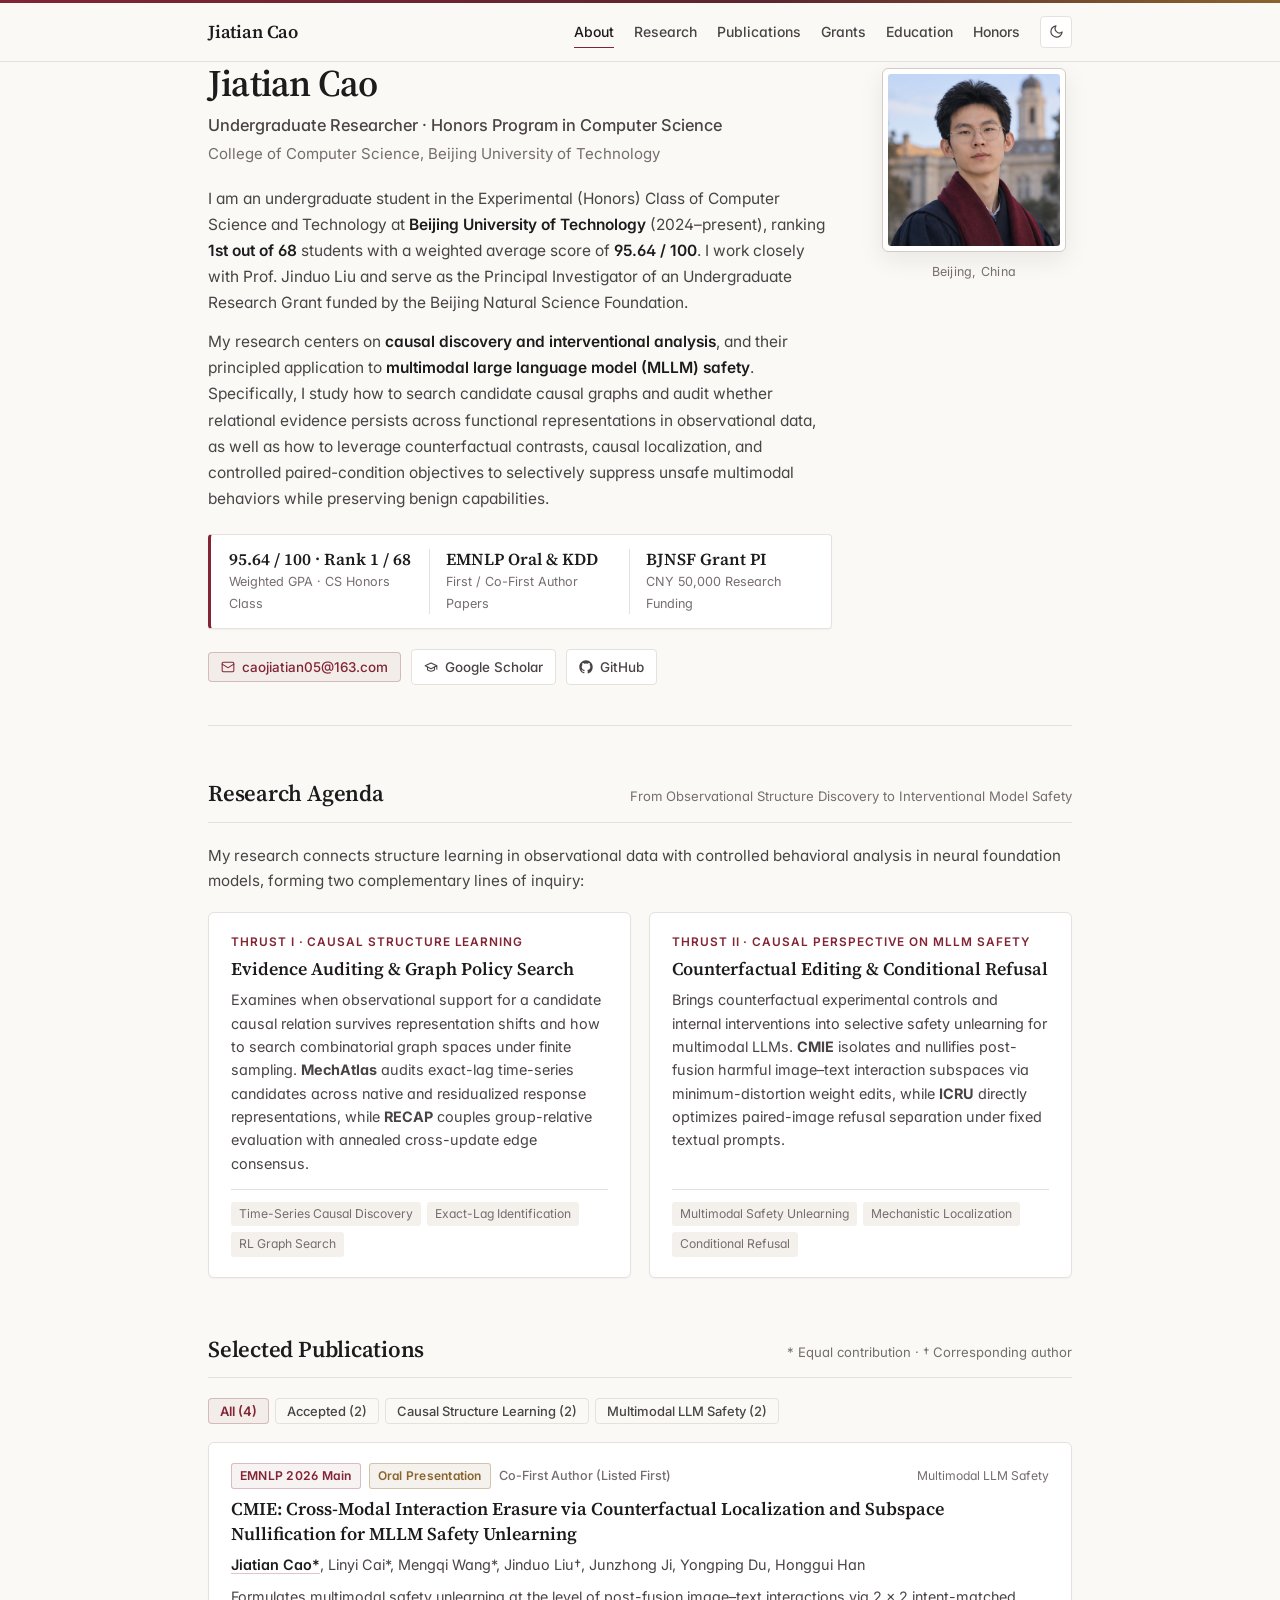
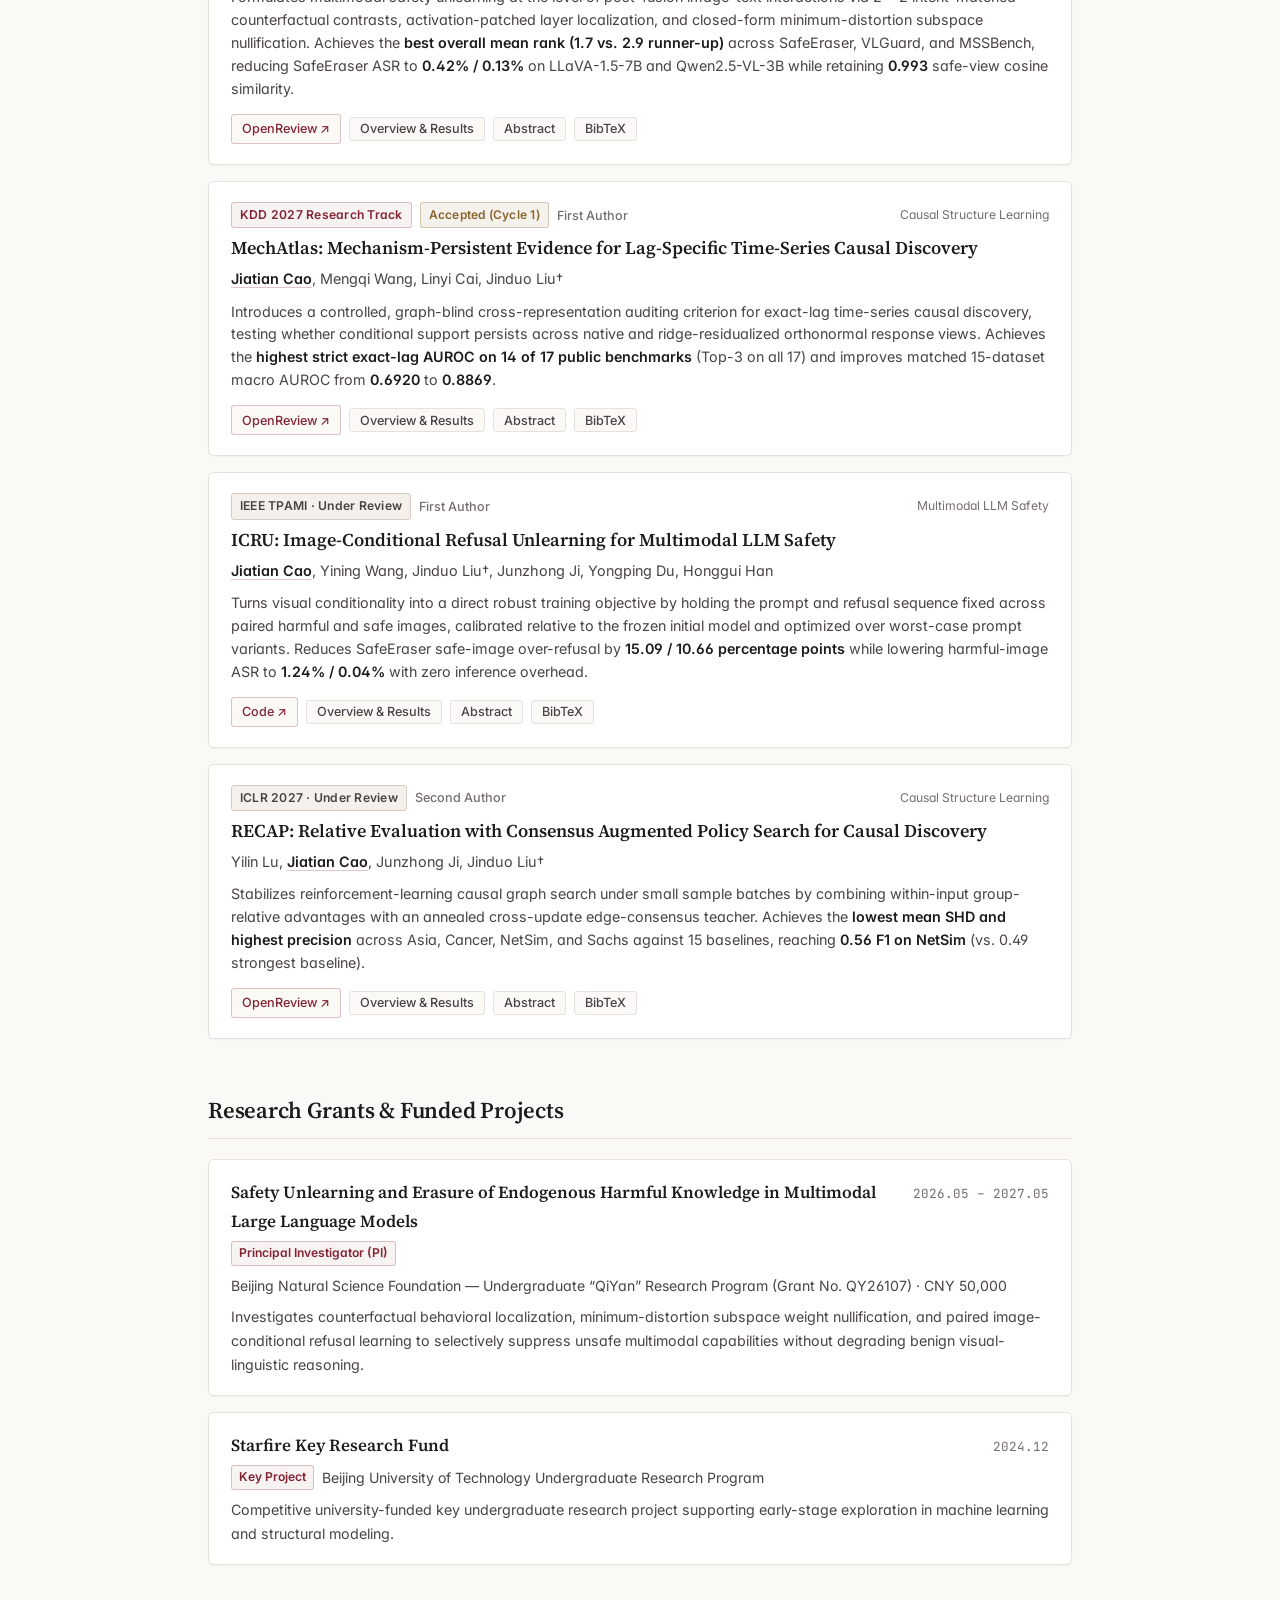
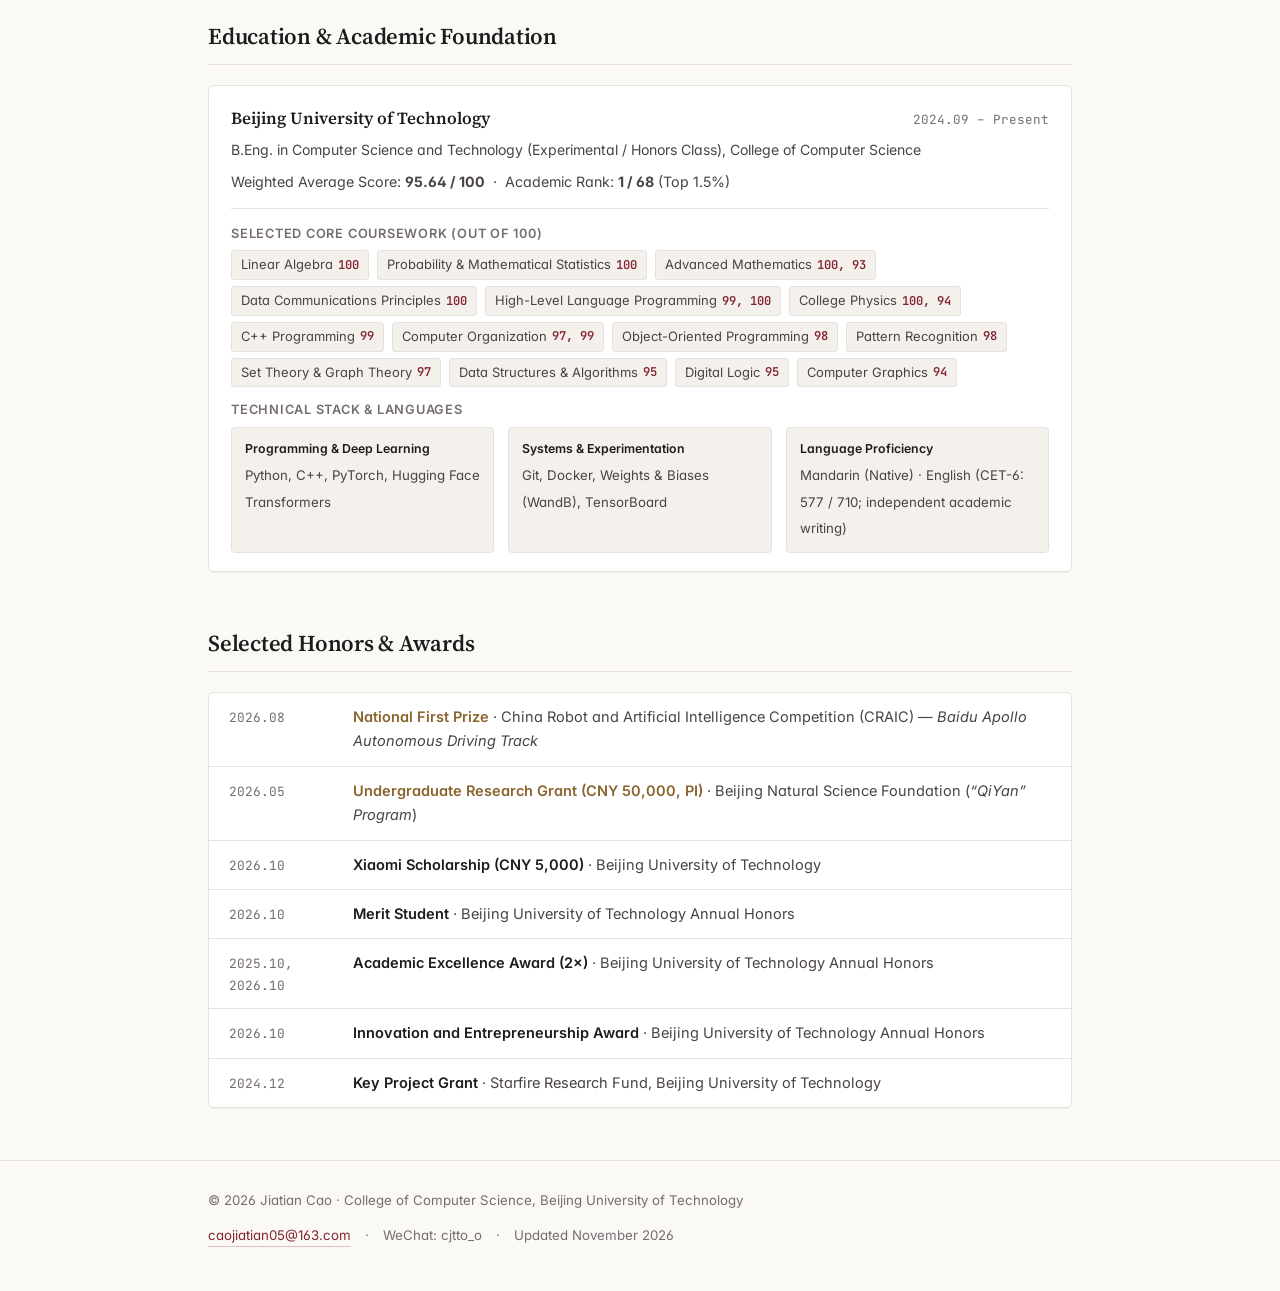
<file: index.html>
<!DOCTYPE html>
<html lang="en">
<head>
  <meta charset="UTF-8" />
  <meta name="viewport" content="width=device-width, initial-scale=1.0" />
  <title>Jiatian Cao | Academic Homepage</title>
  <meta name="description" content="Academic homepage of Jiatian Cao, undergraduate researcher in Computer Science at Beijing University of Technology working on Causal Discovery and Multimodal LLM Safety." />
  <meta name="author" content="Jiatian Cao" />

  <!-- Open Graph -->
  <meta property="og:title" content="Jiatian Cao — Causal Discovery &amp; Multimodal LLM Safety" />
  <meta property="og:description" content="Undergraduate Researcher at Beijing University of Technology (Honors Class, Rank 1/68). Research on Causal Structure Learning and MLLM Safety Unlearning." />
  <meta property="og:type" content="website" />
  <meta property="og:image" content="assets/img/portrait.png" />

  <link rel="icon" type="image/svg+xml" href="assets/img/favicon.svg" />

  <!-- Fonts -->
  <link rel="preconnect" href="https://fonts.googleapis.com" />
  <link rel="preconnect" href="https://fonts.gstatic.com" crossorigin />
  <link href="https://fonts.googleapis.com/css2?family=Inter:wght@400;500;600&family=JetBrains+Mono:wght@400;500;600&family=Source+Serif+4:ital,opsz,wght@0,8..60,400;0,8..60,600;0,8..60,700;1,8..60,400&display=swap" rel="stylesheet" />

  <!-- Prevent flash on saved dark theme -->
  <script>
    (function () {
      try {
        var saved = localStorage.getItem("jc-theme");
        if (saved === "dark") document.documentElement.setAttribute("data-theme", "dark");
      } catch (_) {}
    })();
  </script>

  <link rel="stylesheet" href="assets/css/style.css" />
</head>
<body>
  <div class="top-accent-bar" aria-hidden="true"></div>

  <!-- Navigation -->
  <header class="site-header">
    <div class="container nav-inner">
      <a href="#about" class="site-brand">Jiatian Cao</a>
      <nav class="nav-links" aria-label="Primary Navigation">
        <a href="#about" class="active">About</a>
        <a href="#research">Research</a>
        <a href="#publications">Publications</a>
        <a href="#grants">Grants</a>
        <a href="#education">Education</a>
        <a href="#honors">Honors</a>
        <button id="theme-toggle" class="theme-toggle" type="button" aria-label="Toggle color theme" title="Switch color theme">
          <svg class="icon-moon" viewBox="0 0 24 24" fill="none" stroke="currentColor" stroke-width="1.9" stroke-linecap="round" stroke-linejoin="round" aria-hidden="true">
            <path d="M21 12.79A9 9 0 1 1 11.21 3 7 7 0 0 0 21 12.79z"></path>
          </svg>
          <svg class="icon-sun" viewBox="0 0 24 24" fill="none" stroke="currentColor" stroke-width="1.9" stroke-linecap="round" stroke-linejoin="round" aria-hidden="true">
            <circle cx="12" cy="12" r="5"></circle>
            <line x1="12" y1="1" x2="12" y2="3"></line>
            <line x1="12" y1="21" x2="12" y2="23"></line>
            <line x1="4.22" y1="4.22" x2="5.64" y2="5.64"></line>
            <line x1="18.36" y1="18.36" x2="19.78" y2="19.78"></line>
            <line x1="1" y1="12" x2="3" y2="12"></line>
            <line x1="21" y1="12" x2="23" y2="12"></line>
            <line x1="4.22" y1="19.78" x2="5.64" y2="18.36"></line>
            <line x1="18.36" y1="5.64" x2="19.78" y2="4.22"></line>
          </svg>
        </button>
      </nav>
    </div>
  </header>

  <main class="container">
    <!-- Hero / Biography -->
    <section id="about" class="hero-section">
      <div class="hero-grid">
        <div class="hero-text">
          <h1 class="hero-name">Jiatian Cao</h1>
          <p class="hero-role">Undergraduate Researcher · Honors Program in Computer Science</p>
          <p class="hero-affiliation">College of Computer Science, Beijing University of Technology</p>

          <div class="hero-bio">
            <p>
              I am an undergraduate student in the Experimental (Honors) Class of Computer Science and Technology at
              <strong>Beijing University of Technology</strong> (2024–present), ranking <strong>1st out of 68</strong> students
              with a weighted average score of <strong>95.64 / 100</strong>. I work closely with Prof. Jinduo Liu and serve as the
              Principal Investigator of an Undergraduate Research Grant funded by the Beijing Natural Science Foundation.
            </p>
            <p>
              My research centers on <strong>causal discovery and interventional analysis</strong>, and their principled application to
              <strong>multimodal large language model (MLLM) safety</strong>. Specifically, I study how to search candidate causal graphs
              and audit whether relational evidence persists across functional representations in observational data, as well as how to
              leverage counterfactual contrasts, causal localization, and controlled paired-condition objectives to selectively suppress
              unsafe multimodal behaviors while preserving benign capabilities.
            </p>
          </div>

          <div class="metrics-strip" aria-label="Academic Highlights">
            <div class="metric-item">
              <span class="metric-value">95.64 / 100 · Rank 1 / 68</span>
              <span class="metric-label">Weighted GPA · CS Honors Class</span>
            </div>
            <div class="metric-item">
              <span class="metric-value">EMNLP Oral &amp; KDD</span>
              <span class="metric-label">First / Co-First Author Papers</span>
            </div>
            <div class="metric-item">
              <span class="metric-value">BJNSF Grant PI</span>
              <span class="metric-label">CNY 50,000 Research Funding</span>
            </div>
          </div>

          <!-- Contact & Links (Update GitHub href once your <username>.github.io repo is created) -->
          <div class="profile-links">
            <button type="button" class="profile-btn profile-btn-primary" data-copy-email="caojiatian05@163.com" title="Click to copy email address">
              <svg viewBox="0 0 24 24" fill="none" stroke="currentColor" stroke-width="1.8" stroke-linecap="round" stroke-linejoin="round" aria-hidden="true">
                <rect x="2" y="4" width="20" height="16" rx="2"></rect>
                <path d="m22 7-8.97 5.7a1.94 1.94 0 0 1-2.06 0L2 7"></path>
              </svg>
              <span>caojiatian05@163.com</span>
            </button>

            <a class="profile-btn" href="https://scholar.google.com/citations?user=D09BinAAAAAJ&hl=en" target="_blank" rel="noopener">
              <svg viewBox="0 0 24 24" fill="none" stroke="currentColor" stroke-width="1.8" stroke-linecap="round" stroke-linejoin="round" aria-hidden="true">
                <path d="M22 10v6M2 10l10-5 10 5-10 5z"></path>
                <path d="M6 12v5c3 3 9 3 12 0v-5"></path>
              </svg>
              <span>Google Scholar</span>
            </a>

            <a class="profile-btn" href="https://github.com/Kamisama-e" target="_blank" rel="noopener" data-github-profile>
              <svg viewBox="0 0 24 24" fill="currentColor" aria-hidden="true">
                <path d="M12 .5C5.65.5.5 5.65.5 12a11.5 11.5 0 0 0 7.86 10.92c.58.1.79-.25.79-.56v-2.02c-3.2.7-3.87-1.38-3.87-1.38-.52-1.33-1.28-1.68-1.28-1.68-1.05-.72.08-.7.08-.7 1.16.08 1.77 1.19 1.77 1.19 1.03 1.76 2.7 1.25 3.36.96.1-.75.4-1.25.73-1.54-2.55-.29-5.24-1.28-5.24-5.69 0-1.26.45-2.28 1.19-3.09-.12-.29-.52-1.46.11-3.05 0 0 .97-.31 3.18 1.18a11.05 11.05 0 0 1 5.8 0c2.2-1.49 3.17-1.18 3.17-1.18.63 1.59.23 2.76.12 3.05.74.81 1.18 1.83 1.18 3.09 0 4.42-2.69 5.39-5.26 5.67.42.36.78 1.06.78 2.14v3.17c0 .31.21.67.8.56A11.5 11.5 0 0 0 23.5 12C23.5 5.65 18.35.5 12 .5Z"/>
              </svg>
              <span>GitHub</span>
            </a>
          </div>
        </div>

        <div class="portrait-wrap">
          <div class="portrait-frame">
            <img src="assets/img/portrait.png" alt="Portrait of Jiatian Cao" class="portrait-img" width="174" height="174" />
          </div>
          <span class="portrait-caption">Beijing, China</span>
        </div>
      </div>
    </section>

    <!-- Research Overview -->
    <section id="research">
      <div class="section-header">
        <h2 class="section-title">Research Agenda</h2>
        <span class="section-note">From Observational Structure Discovery to Interventional Model Safety</span>
      </div>
      <p class="section-lead">
        My research connects structure learning in observational data with controlled behavioral analysis in neural foundation models,
        forming two complementary lines of inquiry:
      </p>

      <div class="thrust-grid">
        <article class="thrust-card">
          <span class="thrust-kicker">Thrust I · Causal Structure Learning</span>
          <h3 class="thrust-heading">Evidence Auditing &amp; Graph Policy Search</h3>
          <p class="thrust-desc">
            Examines when observational support for a candidate causal relation survives representation shifts and how to search
            combinatorial graph spaces under finite sampling. <strong>MechAtlas</strong> audits exact-lag time-series candidates across
            native and residualized response representations, while <strong>RECAP</strong> couples group-relative evaluation with
            annealed cross-update edge consensus.
          </p>
          <div class="thrust-tags">
            <span class="thrust-tag">Time-Series Causal Discovery</span>
            <span class="thrust-tag">Exact-Lag Identification</span>
            <span class="thrust-tag">RL Graph Search</span>
          </div>
        </article>

        <article class="thrust-card">
          <span class="thrust-kicker">Thrust II · Causal Perspective on MLLM Safety</span>
          <h3 class="thrust-heading">Counterfactual Editing &amp; Conditional Refusal</h3>
          <p class="thrust-desc">
            Brings counterfactual experimental controls and internal interventions into selective safety unlearning for multimodal LLMs.
            <strong>CMIE</strong> isolates and nullifies post-fusion harmful image–text interaction subspaces via minimum-distortion
            weight edits, while <strong>ICRU</strong> directly optimizes paired-image refusal separation under fixed textual prompts.
          </p>
          <div class="thrust-tags">
            <span class="thrust-tag">Multimodal Safety Unlearning</span>
            <span class="thrust-tag">Mechanistic Localization</span>
            <span class="thrust-tag">Conditional Refusal</span>
          </div>
        </article>
      </div>
    </section>

    <!-- Selected Publications -->
    <section id="publications">
      <div class="section-header">
        <h2 class="section-title">Selected Publications</h2>
        <span class="section-note">* Equal contribution · † Corresponding author</span>
      </div>

      <div class="pub-controls">
        <div class="filter-group" role="group" aria-label="Filter publications">
          <button type="button" class="filter-btn active" data-filter="all" aria-pressed="true">All (4)</button>
          <button type="button" class="filter-btn" data-filter="accepted" aria-pressed="false">Accepted (2)</button>
          <button type="button" class="filter-btn" data-filter="causal" aria-pressed="false">Causal Structure Learning (2)</button>
          <button type="button" class="filter-btn" data-filter="safety" aria-pressed="false">Multimodal LLM Safety (2)</button>
        </div>
      </div>

      <div class="pub-list">
        <!-- 1. CMIE (EMNLP 2026 Main Oral) -->
        <article class="pub-item" data-tags="accepted safety">
          <div class="pub-meta-top">
            <span class="venue-badge">EMNLP 2026 Main</span>
            <span class="oral-badge">Oral Presentation</span>
            <span class="pub-role">Co-First Author (Listed First)</span>
            <span class="pub-domain-label">Multimodal LLM Safety</span>
          </div>
          <h3 class="pub-title">
            CMIE: Cross-Modal Interaction Erasure via Counterfactual Localization and Subspace Nullification for MLLM Safety Unlearning
          </h3>
          <p class="pub-authors">
            <span class="author-self">Jiatian Cao*</span>, Linyi Cai*, Mengqi Wang*, Jinduo Liu†, Junzhong Ji, Yongping Du, Honggui Han
          </p>
          <p class="pub-summary">
            Formulates multimodal safety unlearning at the level of post-fusion image–text interactions via 2&nbsp;&times;&nbsp;2 intent-matched
            counterfactual contrasts, activation-patched layer localization, and closed-form minimum-distortion subspace nullification.
            Achieves the <strong>best overall mean rank (1.7 vs. 2.9 runner-up)</strong> across SafeEraser, VLGuard, and MSSBench,
            reducing SafeEraser ASR to <strong>0.42% / 0.13%</strong> on LLaVA-1.5-7B and Qwen2.5-VL-3B while retaining <strong>0.993</strong> safe-view cosine similarity.
          </p>
          <div class="pub-actions">
            <a class="pub-btn pub-btn-ext" href="https://openreview.net/forum?id=XCTF9L7vlE" target="_blank" rel="noopener">OpenReview ↗</a>
            <button type="button" class="pub-btn" data-drawer-target="cmie-highlights" aria-expanded="false">Overview &amp; Results</button>
            <button type="button" class="pub-btn" data-drawer-target="cmie-abstract" aria-expanded="false">Abstract</button>
            <button type="button" class="pub-btn" data-drawer-target="cmie-bib" aria-expanded="false">BibTeX</button>
          </div>

          <div id="cmie-highlights" class="pub-drawer" hidden>
            <ul class="highlights-list">
              <li><strong>Motivation:</strong> Multimodal hazards arise when risky visual evidence fuses with unsafe textual intent; erasing broad visual concepts harms object recognition, whereas surface refusal tuning triggers widespread over-refusal on benign queries.</li>
              <li><strong>Method:</strong> Constructs 2&nbsp;&times;&nbsp;2 intent-matched counterfactual cubes to cancel unimodal main effects via difference-in-differences; validates behaviorally active post-fusion layers through causal activation patching; fits a safe-covariance-whitened low-rank harmful subspace; and applies a closed-form minimum-distortion weight edit followed by projection-constrained LoRA recovery.</li>
              <li><strong>Empirical Findings:</strong> Ranks 1st across six evaluation blocks on LLaVA-1.5-7B and Qwen2.5-VL-3B; lowers SafeEraser ASR from 4.79% / 3.51% (PO+PD) to 0.42% / 0.13%, reduces target-subspace weight readout sensitivity to 0.024% of pre-edit levels, and preserves benign capability without reopening erased directions.</li>
            </ul>
          </div>

          <div id="cmie-abstract" class="pub-drawer" hidden>
            <p>
              Safety unlearning for multimodal large language models (MLLMs) fails when it treats danger as an object, topic, or prompt template.
              A useful MLLM must still recognize risky visual evidence and answer benign educational or preventive questions about the same content.
              The safety-critical target is narrower: the post-fusion interaction that converts risky visual evidence and unsafe textual intent into
              actionable harmful assistance. Existing refusal-oriented and unlearning objectives reach this mechanism only indirectly, widening refusal
              boundaries or leaving recoverable multimodal harmful pathways. We propose CMIE, Cross-Modal Interaction Erasure, a mechanism-level method
              that directly treats the harmful image-text interaction as the object of erasure. CMIE first estimates harmful interaction directions with
              intent-matched counterfactual contrasts that cancel unimodal main effects. It then localizes behaviorally active post-fusion layers and
              estimates a safe-whitened low-rank harmful subspace. A closed-form minimum-distortion weight edit erases this subspace, and
              projection-constrained recovery restores benign utility without rewriting erased directions. Across SafeEraser, VLGuard, and MSSBench,
              CMIE achieves the best overall mean rank and outperforms strong baselines on multiple safety, utility, visual selectivity, and paired-context metrics.
            </p>
          </div>

          <div id="cmie-bib" class="pub-drawer" hidden>
            <div class="bibtex-header">
              <span class="bibtex-label">BibTeX Citation</span>
              <button type="button" class="copy-bib-btn" data-copy-bib="cmie-bib-code">Copy</button>
            </div>
            <pre id="cmie-bib-code" class="bibtex-pre">@inproceedings{cao2026cmie,
  title     = {CMIE: Cross-Modal Interaction Erasure via Counterfactual Localization and Subspace Nullification for MLLM Safety Unlearning},
  author    = {Cao, Jiatian and Cai, Linyi and Wang, Mengqi and Liu, Jinduo and Ji, Junzhong and Du, Yongping and Han, Honggui},
  booktitle = {Proceedings of the 2026 Conference on Empirical Methods in Natural Language Processing (EMNLP)},
  pages     = {50518--50541},
  year      = {2026},
  publisher = {Association for Computational Linguistics},
  url       = {https://openreview.net/forum?id=XCTF9L7vlE},
  note      = {Oral Presentation}
}</pre>
          </div>
        </article>

        <!-- 2. MechAtlas (KDD 2027 Research Track Accepted) -->
        <article class="pub-item" data-tags="accepted causal">
          <div class="pub-meta-top">
            <span class="venue-badge">KDD 2027 Research Track</span>
            <span class="oral-badge">Accepted (Cycle 1)</span>
            <span class="pub-role">First Author</span>
            <span class="pub-domain-label">Causal Structure Learning</span>
          </div>
          <h3 class="pub-title">
            MechAtlas: Mechanism-Persistent Evidence for Lag-Specific Time-Series Causal Discovery
          </h3>
          <p class="pub-authors">
            <span class="author-self">Jiatian Cao</span>, Mengqi Wang, Linyi Cai, Jinduo Liu†
          </p>
          <p class="pub-summary">
            Introduces a controlled, graph-blind cross-representation auditing criterion for exact-lag time-series causal discovery,
            testing whether conditional support persists across native and ridge-residualized orthonormal response views.
            Achieves the <strong>highest strict exact-lag AUROC on 14 of 17 public benchmarks</strong> (Top-3 on all 17) and improves matched
            15-dataset macro AUROC from <strong>0.6920</strong> to <strong>0.8869</strong>.
          </p>
          <div class="pub-actions">
            <a class="pub-btn pub-btn-ext" href="https://openreview.net/forum?id=obyxbnl8sS" target="_blank" rel="noopener">OpenReview ↗</a>
            <button type="button" class="pub-btn" data-drawer-target="mechatlas-highlights" aria-expanded="false">Overview &amp; Results</button>
            <button type="button" class="pub-btn" data-drawer-target="mechatlas-abstract" aria-expanded="false">Abstract</button>
            <button type="button" class="pub-btn" data-drawer-target="mechatlas-bib" aria-expanded="false">BibTeX</button>
          </div>

          <div id="mechatlas-highlights" class="pub-drawer" hidden>
            <ul class="highlights-list">
              <li><strong>Motivation:</strong> Under autocorrelation and nonlinear mechanism ambiguity, an exact-lag candidate edge can appear supported in one functional representation yet lose conditional support in another, while unconstrained pretrained encoders risk leaking variable-name or dataset priors.</li>
              <li><strong>Method:</strong> Compiles a sealed 8-dimensional orthonormal response basis on graph-free synthetic series prior to benchmark access; extracts ridge-residualized lagged source responses using training splits only; and re-evaluates native and augmented views under identical conditional screening and multiple testing, retaining only their intersection ordered by weaker normalized support.</li>
              <li><strong>Empirical Findings:</strong> Across 17 public datasets spanning simulated fMRI, power grids, and climate systems against 9 comparators, ranks 1st on 14 datasets and Top-3 on all 17 in strict exact-lag AUROC; boosts 15-dataset paired ablation macro AUROC from 0.6920 (native-only) and 0.6918 (direct concatenation) to 0.8869.</li>
            </ul>
          </div>

          <div id="mechatlas-abstract" class="pub-drawer" hidden>
            <p>
              Lag-specific time-series causal discovery must identify the source, target, and delay of each directed relation. Yet evidence for an
              exact-lag candidate can be representation-fragile: under nonlinear mechanism ambiguity, a candidate may appear compelling in one functional
              description even when its conditional support does not persist in another. A single-view score hides this dependence, while an unconstrained
              auxiliary representation can inject graph information instead of testing evidence already present in the series. We introduce MechAtlas, which
              asks whether the same exact-lag candidate survives a controlled, graph-blind functional stress. Before benchmark access, a sealed library of
              executable response programs and a frozen pre-head temporal encoder define a shared orthonormal response atlas. For each candidate, the atlas
              is evaluated on the aligned lagged source and ridge-residualized against the native representation. The frozen direct conditional witness then
              evaluates the native and augmented views under the same decision protocol. MechAtlas returns their native-preserving intersection and assigns
              each candidate its weaker normalized support, so the atlas may veto a native edge but can never propose, restore, redirect, or relabel one.
              Across 17 public datasets with comparator availability varying by row, MechAtlas reports the highest available strict exact-lag AUC on 14 of 17
              datasets and ranks within the top three on all 17; on the matched 15-dataset ablation, its equal-row macro AUC is 0.8869, compared with 0.8544
              for a same-rank random atlas and 0.6920 for native-only evidence.
            </p>
          </div>

          <div id="mechatlas-bib" class="pub-drawer" hidden>
            <div class="bibtex-header">
              <span class="bibtex-label">BibTeX Citation</span>
              <button type="button" class="copy-bib-btn" data-copy-bib="mechatlas-bib-code">Copy</button>
            </div>
            <pre id="mechatlas-bib-code" class="bibtex-pre">@inproceedings{cao2027mechatlas,
  title     = {MechAtlas: Mechanism-Persistent Evidence for Lag-Specific Time-Series Causal Discovery},
  author    = {Cao, Jiatian and Wang, Mengqi and Cai, Linyi and Liu, Jinduo},
  booktitle = {Proceedings of the 33rd ACM SIGKDD Conference on Knowledge Discovery and Data Mining (KDD)},
  year      = {2027},
  url       = {https://openreview.net/forum?id=obyxbnl8sS}
}</pre>
          </div>
        </article>

        <!-- 3. ICRU (IEEE TPAMI Under Review) -->
        <article class="pub-item" data-tags="safety">
          <div class="pub-meta-top">
            <span class="venue-badge venue-badge-review">IEEE TPAMI · Under Review</span>
            <span class="pub-role">First Author</span>
            <span class="pub-domain-label">Multimodal LLM Safety</span>
          </div>
          <h3 class="pub-title">
            ICRU: Image-Conditional Refusal Unlearning for Multimodal LLM Safety
          </h3>
          <p class="pub-authors">
            <span class="author-self">Jiatian Cao</span>, Yining Wang, Jinduo Liu†, Junzhong Ji, Yongping Du, Honggui Han
          </p>
          <p class="pub-summary">
            Turns visual conditionality into a direct robust training objective by holding the prompt and refusal sequence fixed across
            paired harmful and safe images, calibrated relative to the frozen initial model and optimized over worst-case prompt variants.
            Reduces SafeEraser safe-image over-refusal by <strong>15.09 / 10.66 percentage points</strong> while lowering harmful-image ASR to
            <strong>1.24% / 0.04%</strong> with zero inference overhead.
          </p>
          <div class="pub-actions">
            <a class="pub-btn pub-btn-ext" href="https://anonymous.4open.science/r/ICRU-1BD1" target="_blank" rel="noopener">Code ↗</a>
            <button type="button" class="pub-btn" data-drawer-target="icru-highlights" aria-expanded="false">Overview &amp; Results</button>
            <button type="button" class="pub-btn" data-drawer-target="icru-abstract" aria-expanded="false">Abstract</button>
            <button type="button" class="pub-btn" data-drawer-target="icru-bib" aria-expanded="false">BibTeX</button>
          </div>

          <div id="icru-highlights" class="pub-drawer" hidden>
            <ul class="highlights-list">
              <li><strong>Motivation:</strong> Supervising harmful-view refusal and benign-view QA independently varies image, target text, sequence length, and prefix simultaneously, failing to guarantee that refusal behavior genuinely depends on visual risk rather than prompt surface cues.</li>
              <li><strong>Method:</strong> Fixes the prompt, refusal string, and token prefix while substituting paired harmful and benign images; measures relative gains over the frozen reference contrast; prioritizes the weakest-improving branch across four question rephrasings; and integrates gradient-norm calibration with zero extra inference modules or forward passes.</li>
              <li><strong>Empirical Findings:</strong> Under matched data, LoRA configuration, and compute budget against PO+PD on LLaVA-1.5-7B and Qwen2.5-VL-3B, cuts SafeEraser benign-view over-refusal by 15.09 and 10.66 points with harmful-view ASR at 1.24% and 0.04%, attaining a 1.58 mean rank (Top-2 in every block) across SafeEraser, VLGuard, and VLSBench.</li>
            </ul>
          </div>

          <div id="icru-abstract" class="pub-drawer" hidden>
            <p>
              A multimodal model should refuse when the joint image-prompt context is unsafe, rather than merely because the prompt contains
              safety-sensitive cues. However, existing safety-unlearning methods usually supervise harmful-view refusal and safe-view answering as
              independent token-level objectives. This indirect formulation can fit both targets without explicitly requiring refusal behavior to change
              with visual evidence. We propose Calibrated Image-Conditional Refusal Unlearning (ICRU), a framework that turns visual conditionality from
              an incidental outcome of independent supervision into a direct and robust learning objective. First, ICRU holds the prompt and refusal
              sequence fixed and contrasts the likelihood of the same refusal under paired harmful and safe images, thereby directly measuring visual
              sensitivity under a fixed prompt. Next, it measures how this contrast changes from the frozen initial model, focusing optimization on
              training-induced conditionality while canceling equal additive image-independent shifts. Then, ICRU treats the four question variants of
              each record as a small uncertainty set and optimizes the weakest branch, so an easy wording cannot hide brittle conditionality in another
              branch. Finally, a train-only gradient-scale calibration integrates this robust contrast with the original harmful-refusal, safe-answer,
              and retention losses, without adding an inference-time module or forward pass.
            </p>
          </div>

          <div id="icru-bib" class="pub-drawer" hidden>
            <div class="bibtex-header">
              <span class="bibtex-label">BibTeX Citation</span>
              <button type="button" class="copy-bib-btn" data-copy-bib="icru-bib-code">Copy</button>
            </div>
            <pre id="icru-bib-code" class="bibtex-pre">@article{cao2026icru,
  title   = {ICRU: Image-Conditional Refusal Unlearning for Multimodal LLM Safety},
  author  = {Cao, Jiatian and Wang, Yining and Liu, Jinduo and Ji, Junzhong and Du, Yongping and Han, Honggui},
  journal = {Submitted to IEEE Transactions on Pattern Analysis and Machine Intelligence (TPAMI)},
  year    = {2026}
}</pre>
          </div>
        </article>

        <!-- 4. RECAP (ICLR 2027 Under Review) -->
        <article class="pub-item" data-tags="causal">
          <div class="pub-meta-top">
            <span class="venue-badge venue-badge-review">ICLR 2027 · Under Review</span>
            <span class="pub-role">Second Author</span>
            <span class="pub-domain-label">Causal Structure Learning</span>
          </div>
          <h3 class="pub-title">
            RECAP: Relative Evaluation with Consensus Augmented Policy Search for Causal Discovery
          </h3>
          <p class="pub-authors">
            Yilin Lu, <span class="author-self">Jiatian Cao</span>, Junzhong Ji, Jinduo Liu†
          </p>
          <p class="pub-summary">
            Stabilizes reinforcement-learning causal graph search under small sample batches by combining within-input group-relative
            advantages with an annealed cross-update edge-consensus teacher. Achieves the <strong>lowest mean SHD and highest precision</strong>
            across Asia, Cancer, NetSim, and Sachs against 15 baselines, reaching <strong>0.56 F1 on NetSim</strong> (vs. 0.49 strongest baseline).
          </p>
          <div class="pub-actions">
            <a class="pub-btn pub-btn-ext" href="https://openreview.net/forum?id=kZs508l1Cn" target="_blank" rel="noopener">OpenReview ↗</a>
            <button type="button" class="pub-btn" data-drawer-target="recap-highlights" aria-expanded="false">Overview &amp; Results</button>
            <button type="button" class="pub-btn" data-drawer-target="recap-abstract" aria-expanded="false">Abstract</button>
            <button type="button" class="pub-btn" data-drawer-target="recap-bib" aria-expanded="false">BibTeX</button>
          </div>

          <div id="recap-highlights" class="pub-drawer" hidden>
            <ul class="highlights-list">
              <li><strong>Motivation:</strong> Score-based RL policies evaluate only a small batch of candidate DAGs per step; raw BIC rewards shift across input blocks, while recurring high-scoring edges discovered in earlier rounds can be lost as the sampling policy updates.</li>
              <li><strong>Method:</strong> Encodes directed variable pairs via gated attention; updates the graph policy using group-relative advantages within each input to cancel baseline shifts; distills recurring high-reward edges via an EMA consensus teacher with annealed weights; and constrains policy drift via reference KL regularization and entropy exploration.</li>
              <li><strong>Empirical Findings:</strong> Across 10 repeated trials on Asia, Cancer, NetSim, and Sachs against 15 comparators, attains the lowest (or tied-lowest) mean SHD and highest (or tied-highest) edge precision on all four benchmarks; ablating group-relative evaluation drops NetSim F1 from 0.56 to 0.29, and ablating consensus drops Sachs F1 from 0.62 to 0.46.</li>
            </ul>
          </div>

          <div id="recap-abstract" class="pub-drawer" hidden>
            <p>
              Reinforcement learning can search for causal graphs by scoring sampled structures, but learning a graph policy from limited candidate
              graphs is often unstable. Rewards vary across inputs, while promising edges found in earlier updates may be lost as the policy changes.
              We propose RECAP, Relative Evaluation with Consensus Augmented Policy Search, which couples within-input relative evaluation with
              cross-update structural memory. RECAP uses group-relative advantages to distinguish candidate graphs for the same input and guide the
              current policy update. To carry structural evidence across updates, it aggregates edges from high-reward graphs into an evolving consensus
              teacher, whose selective, annealed guidance favors recurring edges without permanently constraining the search. A reference-policy KL term
              moderates policy changes, while the graph policy samples candidates from contextual variable representations and scores them using a
              BIC-based reward with an acyclicity penalty. Across four benchmarks spanning Bayesian networks, simulated fMRI, and protein signaling,
              RECAP achieves the lowest SHD and highest precision, with the best or tied-best F1 on three.
            </p>
          </div>

          <div id="recap-bib" class="pub-drawer" hidden>
            <div class="bibtex-header">
              <span class="bibtex-label">BibTeX Citation</span>
              <button type="button" class="copy-bib-btn" data-copy-bib="recap-bib-code">Copy</button>
            </div>
            <pre id="recap-bib-code" class="bibtex-pre">@article{lu2026recap,
  title   = {RECAP: Relative Evaluation with Consensus Augmented Policy Search for Causal Discovery},
  author  = {Lu, Yilin and Cao, Jiatian and Ji, Junzhong and Liu, Jinduo},
  journal = {Submitted to International Conference on Learning Representations (ICLR)},
  year    = {2027},
  url     = {https://openreview.net/forum?id=kZs508l1Cn}
}</pre>
          </div>
        </article>
      </div>
    </section>

    <!-- Research Grants -->
    <section id="grants">
      <div class="section-header">
        <h2 class="section-title">Research Grants &amp; Funded Projects</h2>
      </div>

      <div class="entry-stack">
        <div class="entry-card">
          <div class="entry-head">
            <h3 class="entry-title">Safety Unlearning and Erasure of Endogenous Harmful Knowledge in Multimodal Large Language Models</h3>
            <span class="entry-date">2026.05 – 2027.05</span>
          </div>
          <div class="entry-sub">
            <span class="role-pill">Principal Investigator (PI)</span>
            <span>Beijing Natural Science Foundation — Undergraduate &ldquo;QiYan&rdquo; Research Program (Grant No. QY26107) · CNY 50,000</span>
          </div>
          <p class="entry-desc">
            Investigates counterfactual behavioral localization, minimum-distortion subspace weight nullification, and paired image-conditional
            refusal learning to selectively suppress unsafe multimodal capabilities without degrading benign visual-linguistic reasoning.
          </p>
        </div>

        <div class="entry-card">
          <div class="entry-head">
            <h3 class="entry-title">Starfire Key Research Fund</h3>
            <span class="entry-date">2024.12</span>
          </div>
          <div class="entry-sub">
            <span class="role-pill">Key Project</span>
            <span>Beijing University of Technology Undergraduate Research Program</span>
          </div>
          <p class="entry-desc">
            Competitive university-funded key undergraduate research project supporting early-stage exploration in machine learning and structural modeling.
          </p>
        </div>
      </div>
    </section>

    <!-- Education -->
    <section id="education">
      <div class="section-header">
        <h2 class="section-title">Education &amp; Academic Foundation</h2>
      </div>

      <div class="entry-card">
        <div class="entry-head">
          <h3 class="entry-title">Beijing University of Technology</h3>
          <span class="entry-date">2024.09 – Present</span>
        </div>
        <div class="entry-sub">
          <span>B.Eng. in Computer Science and Technology (Experimental / Honors Class), College of Computer Science</span>
        </div>
        <p class="entry-desc">
          Weighted Average Score: <strong>95.64 / 100</strong> &nbsp;·&nbsp; Academic Rank: <strong>1 / 68</strong> (Top 1.5%)
        </p>

        <div class="edu-details">
          <div>
            <h4 class="edu-block-title">Selected Core Coursework (Out of 100)</h4>
            <div class="course-grid">
              <span class="course-chip">Linear Algebra <span class="course-score">100</span></span>
              <span class="course-chip">Probability &amp; Mathematical Statistics <span class="course-score">100</span></span>
              <span class="course-chip">Advanced Mathematics <span class="course-score">100, 93</span></span>
              <span class="course-chip">Data Communications Principles <span class="course-score">100</span></span>
              <span class="course-chip">High-Level Language Programming <span class="course-score">99, 100</span></span>
              <span class="course-chip">College Physics <span class="course-score">100, 94</span></span>
              <span class="course-chip">C++ Programming <span class="course-score">99</span></span>
              <span class="course-chip">Computer Organization <span class="course-score">97, 99</span></span>
              <span class="course-chip">Object-Oriented Programming <span class="course-score">98</span></span>
              <span class="course-chip">Pattern Recognition <span class="course-score">98</span></span>
              <span class="course-chip">Set Theory &amp; Graph Theory <span class="course-score">97</span></span>
              <span class="course-chip">Data Structures &amp; Algorithms <span class="course-score">95</span></span>
              <span class="course-chip">Digital Logic <span class="course-score">95</span></span>
              <span class="course-chip">Computer Graphics <span class="course-score">94</span></span>
            </div>
          </div>

          <div>
            <h4 class="edu-block-title">Technical Stack &amp; Languages</h4>
            <div class="skills-grid">
              <div class="skill-col">
                <span class="skill-col-label">Programming &amp; Deep Learning</span>
                <span class="skill-col-text">Python, C++, PyTorch, Hugging Face Transformers</span>
              </div>
              <div class="skill-col">
                <span class="skill-col-label">Systems &amp; Experimentation</span>
                <span class="skill-col-text">Git, Docker, Weights &amp; Biases (WandB), TensorBoard</span>
              </div>
              <div class="skill-col">
                <span class="skill-col-label">Language Proficiency</span>
                <span class="skill-col-text">Mandarin (Native) · English (CET-6: 577 / 710; independent academic writing)</span>
              </div>
            </div>
          </div>
        </div>
      </div>
    </section>

    <!-- Honors & Awards -->
    <section id="honors">
      <div class="section-header">
        <h2 class="section-title">Selected Honors &amp; Awards</h2>
      </div>

      <div class="honors-list">
        <div class="honor-row">
          <span class="honor-date">2026.08</span>
          <div class="honor-content">
            <strong class="honor-highlight">National First Prize</strong> · China Robot and Artificial Intelligence Competition (CRAIC) — <em>Baidu Apollo Autonomous Driving Track</em>
          </div>
        </div>

        <div class="honor-row">
          <span class="honor-date">2026.05</span>
          <div class="honor-content">
            <strong class="honor-highlight">Undergraduate Research Grant (CNY 50,000, PI)</strong> · Beijing Natural Science Foundation (<em>&ldquo;QiYan&rdquo; Program</em>)
          </div>
        </div>

        <div class="honor-row">
          <span class="honor-date">2026.10</span>
          <div class="honor-content">
            <strong>Xiaomi Scholarship (CNY 5,000)</strong> · Beijing University of Technology
          </div>
        </div>

        <div class="honor-row">
          <span class="honor-date">2026.10</span>
          <div class="honor-content">
            <strong>Merit Student</strong> · Beijing University of Technology Annual Honors
          </div>
        </div>

        <div class="honor-row">
          <span class="honor-date">2025.10, 2026.10</span>
          <div class="honor-content">
            <strong>Academic Excellence Award (2×)</strong> · Beijing University of Technology Annual Honors
          </div>
        </div>

        <div class="honor-row">
          <span class="honor-date">2026.10</span>
          <div class="honor-content">
            <strong>Innovation and Entrepreneurship Award</strong> · Beijing University of Technology Annual Honors
          </div>
        </div>

        <div class="honor-row">
          <span class="honor-date">2024.12</span>
          <div class="honor-content">
            <strong>Key Project Grant</strong> · Starfire Research Fund, Beijing University of Technology
          </div>
        </div>
      </div>
    </section>
  </main>

  <!-- Footer -->
  <footer class="site-footer">
    <div class="container footer-inner">
      <div>© 2026 Jiatian Cao · College of Computer Science, Beijing University of Technology</div>
      <div class="footer-contact">
        <a href="mailto:caojiatian05@163.com" class="inline-link">caojiatian05@163.com</a>
        <span>·</span>
        <span>WeChat: cjtto_o</span>
        <span>·</span>
        <span>Updated November 2026</span>
      </div>
    </div>
  </footer>

  <div id="copy-toast" class="toast" role="status" aria-live="polite"></div>

  <script src="assets/js/main.js"></script>
</body>
</html>
</file>
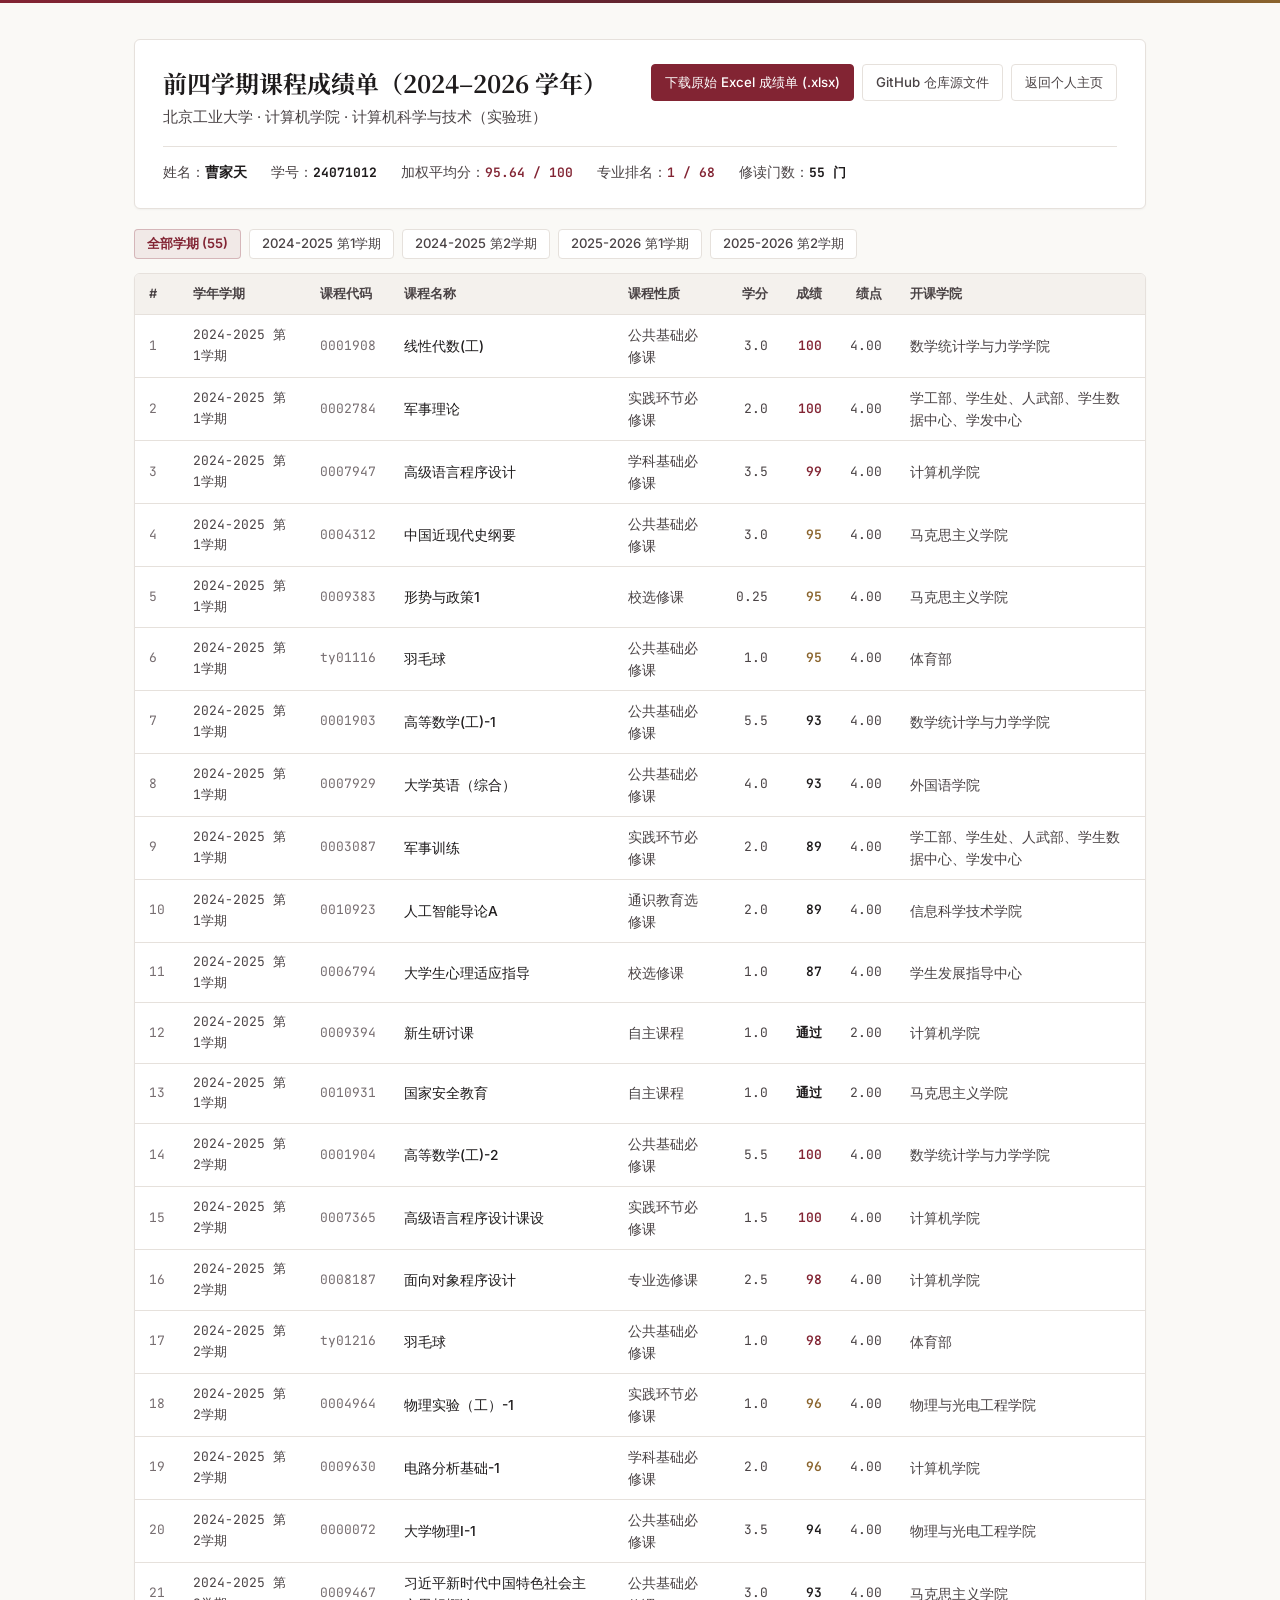
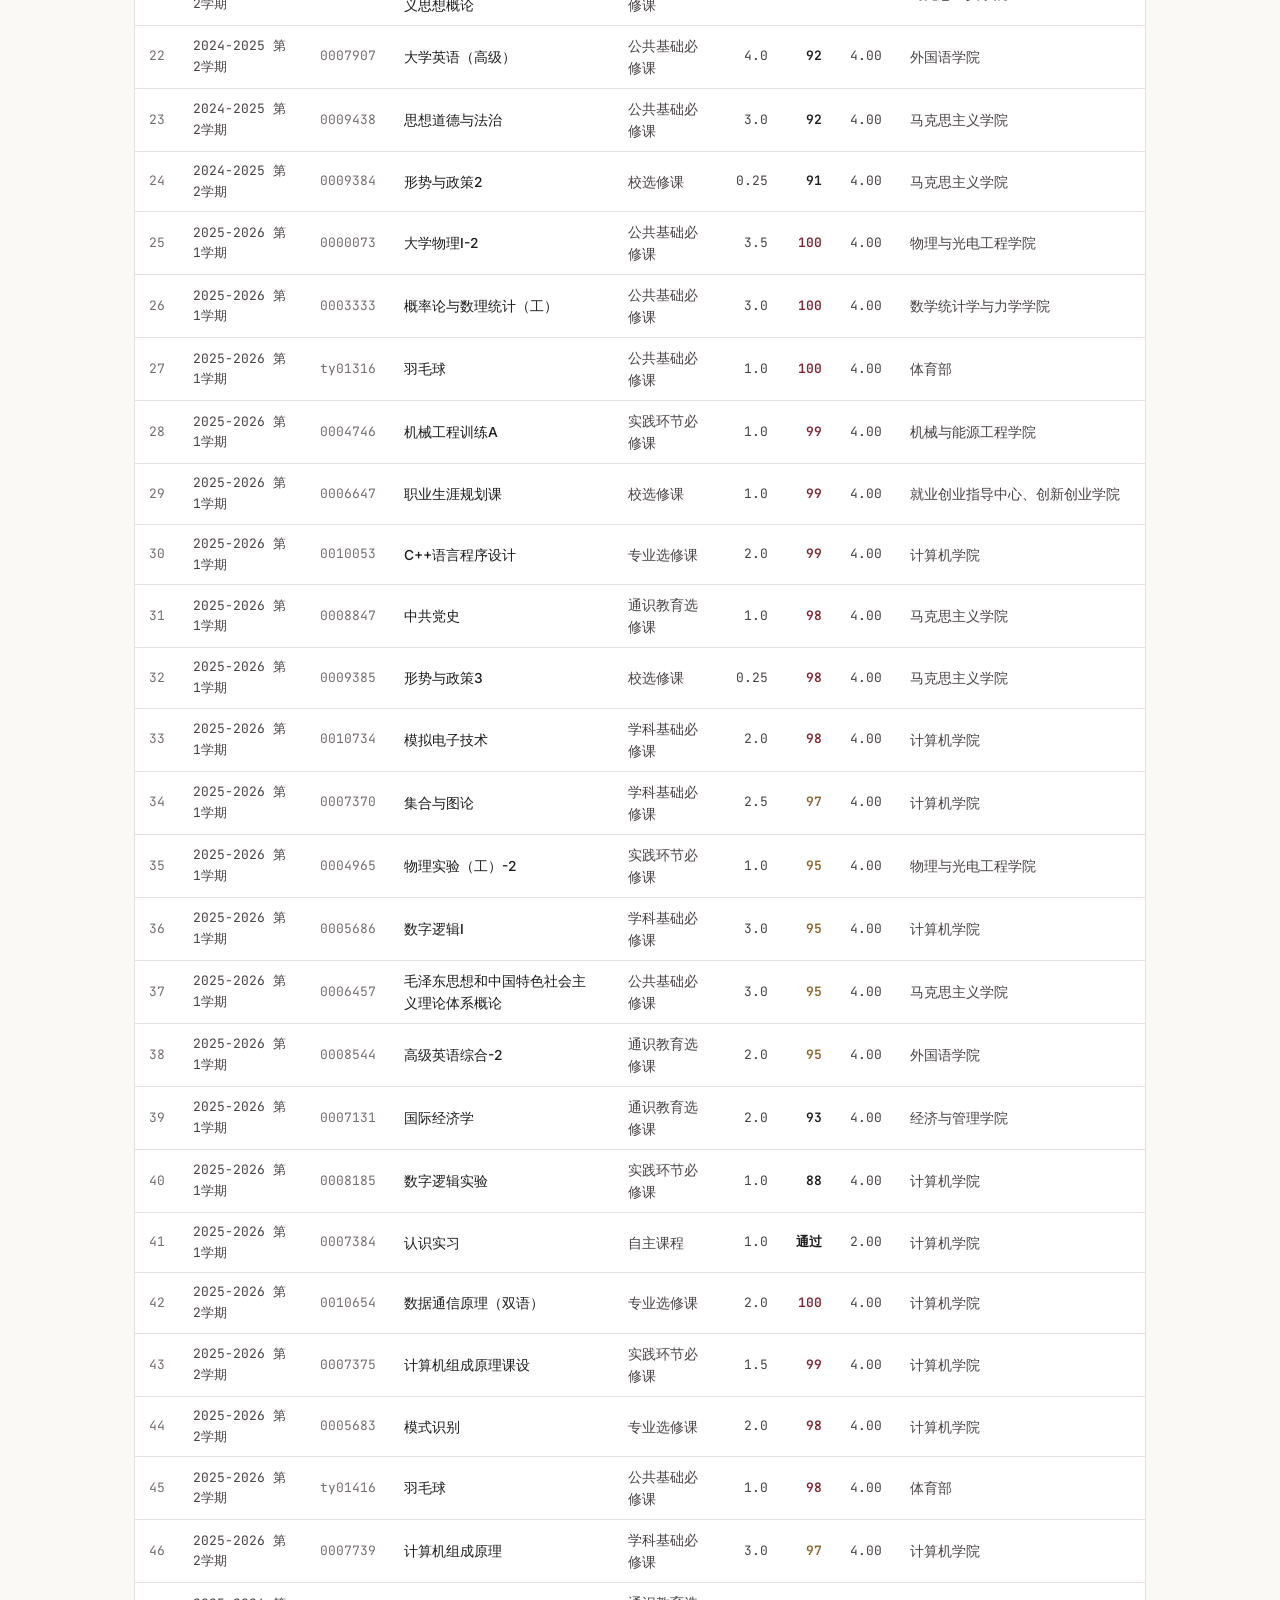
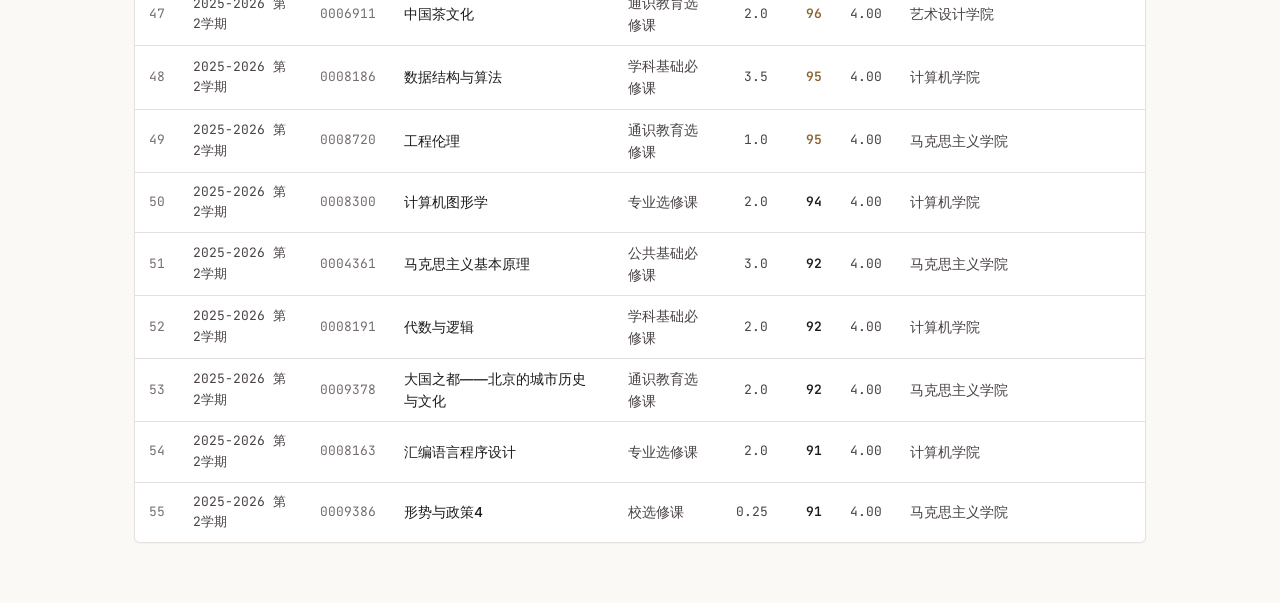
<file: transcript.html>
<!DOCTYPE html>
<html lang="zh-CN">
<head>
  <meta charset="UTF-8" />
  <meta name="viewport" content="width=device-width, initial-scale=1.0" />
  <title>前四学期课程成绩单 | 曹家天 (Jiatian Cao)</title>
  <link rel="icon" type="image/svg+xml" href="assets/img/favicon.svg" />
  <link rel="preconnect" href="https://fonts.googleapis.com" />
  <link rel="preconnect" href="https://fonts.gstatic.com" crossorigin />
  <link href="https://fonts.googleapis.com/css2?family=Inter:wght@400;500;600&family=JetBrains+Mono:wght@400;500;600&family=Noto+Serif+SC:wght@600;700&display=swap" rel="stylesheet" />
  <style>
    :root {
      --bg: #faf9f6;
      --surface: #ffffff;
      --subtle: #f4f1ed;
      --ink: #1e1b1c;
      --secondary: #4a4345;
      --muted: #766d70;
      --accent: #822433;
      --accent-tint: rgba(130, 36, 51, 0.07);
      --accent-border: rgba(130, 36, 51, 0.26);
      --gold: #8a642d;
      --border: #e6e1dc;
    }
    * { box-sizing: border-box; }
    body {
      margin: 0;
      background: var(--bg);
      color: var(--ink);
      font-family: "Inter", "PingFang SC", "Microsoft YaHei", sans-serif;
      font-size: 14px;
      line-height: 1.6;
      -webkit-font-smoothing: antialiased;
    }
    .top-bar {
      height: 3px;
      background: linear-gradient(90deg, var(--accent) 0%, #5c252f 60%, var(--gold) 100%);
    }
    .container {
      max-width: 1060px;
      margin: 0 auto;
      padding: 36px 24px 60px;
    }
    .header-card {
      background: var(--surface);
      border: 1px solid var(--border);
      border-radius: 6px;
      padding: 24px 28px;
      margin-bottom: 20px;
      box-shadow: 0 1px 2px rgba(30, 27, 28, 0.04);
    }
    .header-top {
      display: flex;
      justify-content: space-between;
      align-items: flex-start;
      flex-wrap: wrap;
      gap: 16px;
      padding-bottom: 16px;
      border-bottom: 1px solid var(--border);
    }
    h1 {
      margin: 0 0 4px 0;
      font-family: "Noto Serif SC", Georgia, serif;
      font-size: 1.5rem;
      color: var(--ink);
    }
    .subtitle {
      margin: 0;
      color: var(--secondary);
      font-size: 0.92rem;
    }
    .btn-row {
      display: flex;
      flex-wrap: wrap;
      gap: 8px;
    }
    .btn {
      display: inline-flex;
      align-items: center;
      gap: 6px;
      padding: 7px 13px;
      font-size: 0.83rem;
      font-weight: 500;
      border-radius: 4px;
      text-decoration: none;
      border: 1px solid var(--border);
      color: var(--secondary);
      background: var(--surface);
      transition: all 0.16s ease;
    }
    .btn:hover {
      border-color: var(--accent-border);
      color: var(--accent);
      background: var(--accent-tint);
    }
    .btn-primary {
      background: var(--accent);
      color: #ffffff;
      border-color: var(--accent);
    }
    .btn-primary:hover {
      background: #641a26;
      color: #ffffff;
    }
    .meta-strip {
      display: flex;
      flex-wrap: wrap;
      gap: 24px;
      padding-top: 14px;
      font-size: 0.88rem;
      color: var(--secondary);
    }
    .meta-strip strong { color: var(--ink); }
    .highlight { color: var(--accent) !important; font-weight: 600; }
    .filter-bar {
      display: flex;
      flex-wrap: wrap;
      gap: 8px;
      margin-bottom: 14px;
    }
    .filter-btn {
      padding: 5px 12px;
      font-size: 0.82rem;
      font-family: inherit;
      font-weight: 500;
      border: 1px solid var(--border);
      border-radius: 4px;
      background: var(--surface);
      color: var(--secondary);
      cursor: pointer;
    }
    .filter-btn.active {
      color: var(--accent);
      border-color: var(--accent-border);
      background: var(--accent-tint);
      font-weight: 600;
    }
    .table-wrap {
      background: var(--surface);
      border: 1px solid var(--border);
      border-radius: 6px;
      overflow-x: auto;
      box-shadow: 0 1px 2px rgba(30, 27, 28, 0.04);
    }
    table {
      width: 100%;
      border-collapse: collapse;
      min-width: 760px;
    }
    th {
      background: var(--subtle);
      color: var(--secondary);
      font-weight: 600;
      font-size: 0.8rem;
      text-align: left;
      padding: 10px 14px;
      border-bottom: 1px solid var(--border);
      white-space: nowrap;
    }
    td {
      padding: 9px 14px;
      border-bottom: 1px solid var(--border);
      color: var(--secondary);
      font-size: 0.86rem;
    }
    tr:last-child td { border-bottom: none; }
    tr:hover td { background: rgba(130, 36, 51, 0.025); }
    .course-name { color: var(--ink); font-weight: 500; }
    .mono { font-family: "JetBrains Mono", monospace; font-size: 0.81rem; }
    .muted { color: var(--muted); }
    .num { text-align: right; }
    th.num { text-align: right; }
    .score-cell { font-weight: 600; color: var(--ink); }
    .score-top { color: var(--accent); }
    .score-high { color: var(--gold); }
    tr[hidden] { display: none; }
  </style>
</head>
<body>
  <div class="top-bar"></div>
  <div class="container">
    <div class="header-card">
      <div class="header-top">
        <div>
          <h1>前四学期课程成绩单（2024–2026 学年）</h1>
          <p class="subtitle">北京工业大学 · 计算机学院 · 计算机科学与技术（实验班）</p>
        </div>
        <div class="btn-row">
          <a class="btn btn-primary" href="assets/transcript_semesters_1_4.xlsx" download="曹家天_前四学期课程成绩单.xlsx">下载原始 Excel 成绩单 (.xlsx)</a>
          <a class="btn" href="https://github.com/Kamisama-e/Kamisama-e.github.io/blob/main/assets/transcript_semesters_1_4.xlsx" target="_blank" rel="noopener">GitHub 仓库源文件</a>
          <a class="btn" href="index.html">返回个人主页</a>
        </div>
      </div>
      <div class="meta-strip">
        <span>姓名：<strong>曹家天</strong></span>
        <span>学号：<strong class="mono">24071012</strong></span>
        <span>加权平均分：<strong class="highlight mono">95.64 / 100</strong></span>
        <span>专业排名：<strong class="highlight mono">1 / 68</strong></span>
        <span>修读门数：<strong class="mono">55 门</strong></span>
      </div>
    </div>

    <div class="filter-bar" role="group" aria-label="学期筛选">
      <button type="button" class="filter-btn active" data-sem-filter="all">全部学期 (55)</button>
      <button type="button" class="filter-btn" data-sem-filter="2024-2025-1">2024-2025 第1学期</button>
      <button type="button" class="filter-btn" data-sem-filter="2024-2025-2">2024-2025 第2学期</button>
      <button type="button" class="filter-btn" data-sem-filter="2025-2026-1">2025-2026 第1学期</button>
      <button type="button" class="filter-btn" data-sem-filter="2025-2026-2">2025-2026 第2学期</button>
    </div>

    <div class="table-wrap">
      <table>
        <thead>
          <tr>
            <th>#</th>
            <th>学年学期</th>
            <th>课程代码</th>
            <th>课程名称</th>
            <th>课程性质</th>
            <th class="num">学分</th>
            <th class="num">成绩</th>
            <th class="num">绩点</th>
            <th>开课学院</th>
          </tr>
        </thead>
        <tbody>
            <tr data-sem="2024-2025-1">
              <td class="mono muted">1</td>
              <td class="mono">2024-2025 第1学期</td>
              <td class="mono muted">0001908</td>
              <td class="course-name">线性代数(工)</td>
              <td>公共基础必修课</td>
              <td class="mono num">3.0</td>
              <td class="mono num score-cell score-top">100</td>
              <td class="mono num">4.00</td>
              <td>数学统计学与力学学院</td>
            </tr>
            <tr data-sem="2024-2025-1">
              <td class="mono muted">2</td>
              <td class="mono">2024-2025 第1学期</td>
              <td class="mono muted">0002784</td>
              <td class="course-name">军事理论</td>
              <td>实践环节必修课</td>
              <td class="mono num">2.0</td>
              <td class="mono num score-cell score-top">100</td>
              <td class="mono num">4.00</td>
              <td>学工部、学生处、人武部、学生数据中心、学发中心</td>
            </tr>
            <tr data-sem="2024-2025-1">
              <td class="mono muted">3</td>
              <td class="mono">2024-2025 第1学期</td>
              <td class="mono muted">0007947</td>
              <td class="course-name">高级语言程序设计</td>
              <td>学科基础必修课</td>
              <td class="mono num">3.5</td>
              <td class="mono num score-cell score-top">99</td>
              <td class="mono num">4.00</td>
              <td>计算机学院</td>
            </tr>
            <tr data-sem="2024-2025-1">
              <td class="mono muted">4</td>
              <td class="mono">2024-2025 第1学期</td>
              <td class="mono muted">0004312</td>
              <td class="course-name">中国近现代史纲要</td>
              <td>公共基础必修课</td>
              <td class="mono num">3.0</td>
              <td class="mono num score-cell score-high">95</td>
              <td class="mono num">4.00</td>
              <td>马克思主义学院</td>
            </tr>
            <tr data-sem="2024-2025-1">
              <td class="mono muted">5</td>
              <td class="mono">2024-2025 第1学期</td>
              <td class="mono muted">0009383</td>
              <td class="course-name">形势与政策1</td>
              <td>校选修课</td>
              <td class="mono num">0.25</td>
              <td class="mono num score-cell score-high">95</td>
              <td class="mono num">4.00</td>
              <td>马克思主义学院</td>
            </tr>
            <tr data-sem="2024-2025-1">
              <td class="mono muted">6</td>
              <td class="mono">2024-2025 第1学期</td>
              <td class="mono muted">ty01116</td>
              <td class="course-name">羽毛球</td>
              <td>公共基础必修课</td>
              <td class="mono num">1.0</td>
              <td class="mono num score-cell score-high">95</td>
              <td class="mono num">4.00</td>
              <td>体育部</td>
            </tr>
            <tr data-sem="2024-2025-1">
              <td class="mono muted">7</td>
              <td class="mono">2024-2025 第1学期</td>
              <td class="mono muted">0001903</td>
              <td class="course-name">高等数学(工)-1</td>
              <td>公共基础必修课</td>
              <td class="mono num">5.5</td>
              <td class="mono num score-cell ">93</td>
              <td class="mono num">4.00</td>
              <td>数学统计学与力学学院</td>
            </tr>
            <tr data-sem="2024-2025-1">
              <td class="mono muted">8</td>
              <td class="mono">2024-2025 第1学期</td>
              <td class="mono muted">0007929</td>
              <td class="course-name">大学英语（综合）</td>
              <td>公共基础必修课</td>
              <td class="mono num">4.0</td>
              <td class="mono num score-cell ">93</td>
              <td class="mono num">4.00</td>
              <td>外国语学院</td>
            </tr>
            <tr data-sem="2024-2025-1">
              <td class="mono muted">9</td>
              <td class="mono">2024-2025 第1学期</td>
              <td class="mono muted">0003087</td>
              <td class="course-name">军事训练</td>
              <td>实践环节必修课</td>
              <td class="mono num">2.0</td>
              <td class="mono num score-cell ">89</td>
              <td class="mono num">4.00</td>
              <td>学工部、学生处、人武部、学生数据中心、学发中心</td>
            </tr>
            <tr data-sem="2024-2025-1">
              <td class="mono muted">10</td>
              <td class="mono">2024-2025 第1学期</td>
              <td class="mono muted">0010923</td>
              <td class="course-name">人工智能导论A</td>
              <td>通识教育选修课</td>
              <td class="mono num">2.0</td>
              <td class="mono num score-cell ">89</td>
              <td class="mono num">4.00</td>
              <td>信息科学技术学院</td>
            </tr>
            <tr data-sem="2024-2025-1">
              <td class="mono muted">11</td>
              <td class="mono">2024-2025 第1学期</td>
              <td class="mono muted">0006794</td>
              <td class="course-name">大学生心理适应指导</td>
              <td>校选修课</td>
              <td class="mono num">1.0</td>
              <td class="mono num score-cell ">87</td>
              <td class="mono num">4.00</td>
              <td>学生发展指导中心</td>
            </tr>
            <tr data-sem="2024-2025-1">
              <td class="mono muted">12</td>
              <td class="mono">2024-2025 第1学期</td>
              <td class="mono muted">0009394</td>
              <td class="course-name">新生研讨课</td>
              <td>自主课程</td>
              <td class="mono num">1.0</td>
              <td class="mono num score-cell ">通过</td>
              <td class="mono num">2.00</td>
              <td>计算机学院</td>
            </tr>
            <tr data-sem="2024-2025-1">
              <td class="mono muted">13</td>
              <td class="mono">2024-2025 第1学期</td>
              <td class="mono muted">0010931</td>
              <td class="course-name">国家安全教育</td>
              <td>自主课程</td>
              <td class="mono num">1.0</td>
              <td class="mono num score-cell ">通过</td>
              <td class="mono num">2.00</td>
              <td>马克思主义学院</td>
            </tr>
            <tr data-sem="2024-2025-2">
              <td class="mono muted">14</td>
              <td class="mono">2024-2025 第2学期</td>
              <td class="mono muted">0001904</td>
              <td class="course-name">高等数学(工)-2</td>
              <td>公共基础必修课</td>
              <td class="mono num">5.5</td>
              <td class="mono num score-cell score-top">100</td>
              <td class="mono num">4.00</td>
              <td>数学统计学与力学学院</td>
            </tr>
            <tr data-sem="2024-2025-2">
              <td class="mono muted">15</td>
              <td class="mono">2024-2025 第2学期</td>
              <td class="mono muted">0007365</td>
              <td class="course-name">高级语言程序设计课设</td>
              <td>实践环节必修课</td>
              <td class="mono num">1.5</td>
              <td class="mono num score-cell score-top">100</td>
              <td class="mono num">4.00</td>
              <td>计算机学院</td>
            </tr>
            <tr data-sem="2024-2025-2">
              <td class="mono muted">16</td>
              <td class="mono">2024-2025 第2学期</td>
              <td class="mono muted">0008187</td>
              <td class="course-name">面向对象程序设计</td>
              <td>专业选修课</td>
              <td class="mono num">2.5</td>
              <td class="mono num score-cell score-top">98</td>
              <td class="mono num">4.00</td>
              <td>计算机学院</td>
            </tr>
            <tr data-sem="2024-2025-2">
              <td class="mono muted">17</td>
              <td class="mono">2024-2025 第2学期</td>
              <td class="mono muted">ty01216</td>
              <td class="course-name">羽毛球</td>
              <td>公共基础必修课</td>
              <td class="mono num">1.0</td>
              <td class="mono num score-cell score-top">98</td>
              <td class="mono num">4.00</td>
              <td>体育部</td>
            </tr>
            <tr data-sem="2024-2025-2">
              <td class="mono muted">18</td>
              <td class="mono">2024-2025 第2学期</td>
              <td class="mono muted">0004964</td>
              <td class="course-name">物理实验（工）-1</td>
              <td>实践环节必修课</td>
              <td class="mono num">1.0</td>
              <td class="mono num score-cell score-high">96</td>
              <td class="mono num">4.00</td>
              <td>物理与光电工程学院</td>
            </tr>
            <tr data-sem="2024-2025-2">
              <td class="mono muted">19</td>
              <td class="mono">2024-2025 第2学期</td>
              <td class="mono muted">0009630</td>
              <td class="course-name">电路分析基础-1</td>
              <td>学科基础必修课</td>
              <td class="mono num">2.0</td>
              <td class="mono num score-cell score-high">96</td>
              <td class="mono num">4.00</td>
              <td>计算机学院</td>
            </tr>
            <tr data-sem="2024-2025-2">
              <td class="mono muted">20</td>
              <td class="mono">2024-2025 第2学期</td>
              <td class="mono muted">0000072</td>
              <td class="course-name">大学物理Ⅰ-1</td>
              <td>公共基础必修课</td>
              <td class="mono num">3.5</td>
              <td class="mono num score-cell ">94</td>
              <td class="mono num">4.00</td>
              <td>物理与光电工程学院</td>
            </tr>
            <tr data-sem="2024-2025-2">
              <td class="mono muted">21</td>
              <td class="mono">2024-2025 第2学期</td>
              <td class="mono muted">0009467</td>
              <td class="course-name">习近平新时代中国特色社会主义思想概论</td>
              <td>公共基础必修课</td>
              <td class="mono num">3.0</td>
              <td class="mono num score-cell ">93</td>
              <td class="mono num">4.00</td>
              <td>马克思主义学院</td>
            </tr>
            <tr data-sem="2024-2025-2">
              <td class="mono muted">22</td>
              <td class="mono">2024-2025 第2学期</td>
              <td class="mono muted">0007907</td>
              <td class="course-name">大学英语（高级）</td>
              <td>公共基础必修课</td>
              <td class="mono num">4.0</td>
              <td class="mono num score-cell ">92</td>
              <td class="mono num">4.00</td>
              <td>外国语学院</td>
            </tr>
            <tr data-sem="2024-2025-2">
              <td class="mono muted">23</td>
              <td class="mono">2024-2025 第2学期</td>
              <td class="mono muted">0009438</td>
              <td class="course-name">思想道德与法治</td>
              <td>公共基础必修课</td>
              <td class="mono num">3.0</td>
              <td class="mono num score-cell ">92</td>
              <td class="mono num">4.00</td>
              <td>马克思主义学院</td>
            </tr>
            <tr data-sem="2024-2025-2">
              <td class="mono muted">24</td>
              <td class="mono">2024-2025 第2学期</td>
              <td class="mono muted">0009384</td>
              <td class="course-name">形势与政策2</td>
              <td>校选修课</td>
              <td class="mono num">0.25</td>
              <td class="mono num score-cell ">91</td>
              <td class="mono num">4.00</td>
              <td>马克思主义学院</td>
            </tr>
            <tr data-sem="2025-2026-1">
              <td class="mono muted">25</td>
              <td class="mono">2025-2026 第1学期</td>
              <td class="mono muted">0000073</td>
              <td class="course-name">大学物理Ⅰ-2</td>
              <td>公共基础必修课</td>
              <td class="mono num">3.5</td>
              <td class="mono num score-cell score-top">100</td>
              <td class="mono num">4.00</td>
              <td>物理与光电工程学院</td>
            </tr>
            <tr data-sem="2025-2026-1">
              <td class="mono muted">26</td>
              <td class="mono">2025-2026 第1学期</td>
              <td class="mono muted">0003333</td>
              <td class="course-name">概率论与数理统计（工）</td>
              <td>公共基础必修课</td>
              <td class="mono num">3.0</td>
              <td class="mono num score-cell score-top">100</td>
              <td class="mono num">4.00</td>
              <td>数学统计学与力学学院</td>
            </tr>
            <tr data-sem="2025-2026-1">
              <td class="mono muted">27</td>
              <td class="mono">2025-2026 第1学期</td>
              <td class="mono muted">ty01316</td>
              <td class="course-name">羽毛球</td>
              <td>公共基础必修课</td>
              <td class="mono num">1.0</td>
              <td class="mono num score-cell score-top">100</td>
              <td class="mono num">4.00</td>
              <td>体育部</td>
            </tr>
            <tr data-sem="2025-2026-1">
              <td class="mono muted">28</td>
              <td class="mono">2025-2026 第1学期</td>
              <td class="mono muted">0004746</td>
              <td class="course-name">机械工程训练A</td>
              <td>实践环节必修课</td>
              <td class="mono num">1.0</td>
              <td class="mono num score-cell score-top">99</td>
              <td class="mono num">4.00</td>
              <td>机械与能源工程学院</td>
            </tr>
            <tr data-sem="2025-2026-1">
              <td class="mono muted">29</td>
              <td class="mono">2025-2026 第1学期</td>
              <td class="mono muted">0006647</td>
              <td class="course-name">职业生涯规划课</td>
              <td>校选修课</td>
              <td class="mono num">1.0</td>
              <td class="mono num score-cell score-top">99</td>
              <td class="mono num">4.00</td>
              <td>就业创业指导中心、创新创业学院</td>
            </tr>
            <tr data-sem="2025-2026-1">
              <td class="mono muted">30</td>
              <td class="mono">2025-2026 第1学期</td>
              <td class="mono muted">0010053</td>
              <td class="course-name">C++语言程序设计</td>
              <td>专业选修课</td>
              <td class="mono num">2.0</td>
              <td class="mono num score-cell score-top">99</td>
              <td class="mono num">4.00</td>
              <td>计算机学院</td>
            </tr>
            <tr data-sem="2025-2026-1">
              <td class="mono muted">31</td>
              <td class="mono">2025-2026 第1学期</td>
              <td class="mono muted">0008847</td>
              <td class="course-name">中共党史</td>
              <td>通识教育选修课</td>
              <td class="mono num">1.0</td>
              <td class="mono num score-cell score-top">98</td>
              <td class="mono num">4.00</td>
              <td>马克思主义学院</td>
            </tr>
            <tr data-sem="2025-2026-1">
              <td class="mono muted">32</td>
              <td class="mono">2025-2026 第1学期</td>
              <td class="mono muted">0009385</td>
              <td class="course-name">形势与政策3</td>
              <td>校选修课</td>
              <td class="mono num">0.25</td>
              <td class="mono num score-cell score-top">98</td>
              <td class="mono num">4.00</td>
              <td>马克思主义学院</td>
            </tr>
            <tr data-sem="2025-2026-1">
              <td class="mono muted">33</td>
              <td class="mono">2025-2026 第1学期</td>
              <td class="mono muted">0010734</td>
              <td class="course-name">模拟电子技术</td>
              <td>学科基础必修课</td>
              <td class="mono num">2.0</td>
              <td class="mono num score-cell score-top">98</td>
              <td class="mono num">4.00</td>
              <td>计算机学院</td>
            </tr>
            <tr data-sem="2025-2026-1">
              <td class="mono muted">34</td>
              <td class="mono">2025-2026 第1学期</td>
              <td class="mono muted">0007370</td>
              <td class="course-name">集合与图论</td>
              <td>学科基础必修课</td>
              <td class="mono num">2.5</td>
              <td class="mono num score-cell score-high">97</td>
              <td class="mono num">4.00</td>
              <td>计算机学院</td>
            </tr>
            <tr data-sem="2025-2026-1">
              <td class="mono muted">35</td>
              <td class="mono">2025-2026 第1学期</td>
              <td class="mono muted">0004965</td>
              <td class="course-name">物理实验（工）-2</td>
              <td>实践环节必修课</td>
              <td class="mono num">1.0</td>
              <td class="mono num score-cell score-high">95</td>
              <td class="mono num">4.00</td>
              <td>物理与光电工程学院</td>
            </tr>
            <tr data-sem="2025-2026-1">
              <td class="mono muted">36</td>
              <td class="mono">2025-2026 第1学期</td>
              <td class="mono muted">0005686</td>
              <td class="course-name">数字逻辑Ⅰ</td>
              <td>学科基础必修课</td>
              <td class="mono num">3.0</td>
              <td class="mono num score-cell score-high">95</td>
              <td class="mono num">4.00</td>
              <td>计算机学院</td>
            </tr>
            <tr data-sem="2025-2026-1">
              <td class="mono muted">37</td>
              <td class="mono">2025-2026 第1学期</td>
              <td class="mono muted">0006457</td>
              <td class="course-name">毛泽东思想和中国特色社会主义理论体系概论</td>
              <td>公共基础必修课</td>
              <td class="mono num">3.0</td>
              <td class="mono num score-cell score-high">95</td>
              <td class="mono num">4.00</td>
              <td>马克思主义学院</td>
            </tr>
            <tr data-sem="2025-2026-1">
              <td class="mono muted">38</td>
              <td class="mono">2025-2026 第1学期</td>
              <td class="mono muted">0008544</td>
              <td class="course-name">高级英语综合-2</td>
              <td>通识教育选修课</td>
              <td class="mono num">2.0</td>
              <td class="mono num score-cell score-high">95</td>
              <td class="mono num">4.00</td>
              <td>外国语学院</td>
            </tr>
            <tr data-sem="2025-2026-1">
              <td class="mono muted">39</td>
              <td class="mono">2025-2026 第1学期</td>
              <td class="mono muted">0007131</td>
              <td class="course-name">国际经济学</td>
              <td>通识教育选修课</td>
              <td class="mono num">2.0</td>
              <td class="mono num score-cell ">93</td>
              <td class="mono num">4.00</td>
              <td>经济与管理学院</td>
            </tr>
            <tr data-sem="2025-2026-1">
              <td class="mono muted">40</td>
              <td class="mono">2025-2026 第1学期</td>
              <td class="mono muted">0008185</td>
              <td class="course-name">数字逻辑实验</td>
              <td>实践环节必修课</td>
              <td class="mono num">1.0</td>
              <td class="mono num score-cell ">88</td>
              <td class="mono num">4.00</td>
              <td>计算机学院</td>
            </tr>
            <tr data-sem="2025-2026-1">
              <td class="mono muted">41</td>
              <td class="mono">2025-2026 第1学期</td>
              <td class="mono muted">0007384</td>
              <td class="course-name">认识实习</td>
              <td>自主课程</td>
              <td class="mono num">1.0</td>
              <td class="mono num score-cell ">通过</td>
              <td class="mono num">2.00</td>
              <td>计算机学院</td>
            </tr>
            <tr data-sem="2025-2026-2">
              <td class="mono muted">42</td>
              <td class="mono">2025-2026 第2学期</td>
              <td class="mono muted">0010654</td>
              <td class="course-name">数据通信原理（双语）</td>
              <td>专业选修课</td>
              <td class="mono num">2.0</td>
              <td class="mono num score-cell score-top">100</td>
              <td class="mono num">4.00</td>
              <td>计算机学院</td>
            </tr>
            <tr data-sem="2025-2026-2">
              <td class="mono muted">43</td>
              <td class="mono">2025-2026 第2学期</td>
              <td class="mono muted">0007375</td>
              <td class="course-name">计算机组成原理课设</td>
              <td>实践环节必修课</td>
              <td class="mono num">1.5</td>
              <td class="mono num score-cell score-top">99</td>
              <td class="mono num">4.00</td>
              <td>计算机学院</td>
            </tr>
            <tr data-sem="2025-2026-2">
              <td class="mono muted">44</td>
              <td class="mono">2025-2026 第2学期</td>
              <td class="mono muted">0005683</td>
              <td class="course-name">模式识别</td>
              <td>专业选修课</td>
              <td class="mono num">2.0</td>
              <td class="mono num score-cell score-top">98</td>
              <td class="mono num">4.00</td>
              <td>计算机学院</td>
            </tr>
            <tr data-sem="2025-2026-2">
              <td class="mono muted">45</td>
              <td class="mono">2025-2026 第2学期</td>
              <td class="mono muted">ty01416</td>
              <td class="course-name">羽毛球</td>
              <td>公共基础必修课</td>
              <td class="mono num">1.0</td>
              <td class="mono num score-cell score-top">98</td>
              <td class="mono num">4.00</td>
              <td>体育部</td>
            </tr>
            <tr data-sem="2025-2026-2">
              <td class="mono muted">46</td>
              <td class="mono">2025-2026 第2学期</td>
              <td class="mono muted">0007739</td>
              <td class="course-name">计算机组成原理</td>
              <td>学科基础必修课</td>
              <td class="mono num">3.0</td>
              <td class="mono num score-cell score-high">97</td>
              <td class="mono num">4.00</td>
              <td>计算机学院</td>
            </tr>
            <tr data-sem="2025-2026-2">
              <td class="mono muted">47</td>
              <td class="mono">2025-2026 第2学期</td>
              <td class="mono muted">0006911</td>
              <td class="course-name">中国茶文化</td>
              <td>通识教育选修课</td>
              <td class="mono num">2.0</td>
              <td class="mono num score-cell score-high">96</td>
              <td class="mono num">4.00</td>
              <td>艺术设计学院</td>
            </tr>
            <tr data-sem="2025-2026-2">
              <td class="mono muted">48</td>
              <td class="mono">2025-2026 第2学期</td>
              <td class="mono muted">0008186</td>
              <td class="course-name">数据结构与算法</td>
              <td>学科基础必修课</td>
              <td class="mono num">3.5</td>
              <td class="mono num score-cell score-high">95</td>
              <td class="mono num">4.00</td>
              <td>计算机学院</td>
            </tr>
            <tr data-sem="2025-2026-2">
              <td class="mono muted">49</td>
              <td class="mono">2025-2026 第2学期</td>
              <td class="mono muted">0008720</td>
              <td class="course-name">工程伦理</td>
              <td>通识教育选修课</td>
              <td class="mono num">1.0</td>
              <td class="mono num score-cell score-high">95</td>
              <td class="mono num">4.00</td>
              <td>马克思主义学院</td>
            </tr>
            <tr data-sem="2025-2026-2">
              <td class="mono muted">50</td>
              <td class="mono">2025-2026 第2学期</td>
              <td class="mono muted">0008300</td>
              <td class="course-name">计算机图形学</td>
              <td>专业选修课</td>
              <td class="mono num">2.0</td>
              <td class="mono num score-cell ">94</td>
              <td class="mono num">4.00</td>
              <td>计算机学院</td>
            </tr>
            <tr data-sem="2025-2026-2">
              <td class="mono muted">51</td>
              <td class="mono">2025-2026 第2学期</td>
              <td class="mono muted">0004361</td>
              <td class="course-name">马克思主义基本原理</td>
              <td>公共基础必修课</td>
              <td class="mono num">3.0</td>
              <td class="mono num score-cell ">92</td>
              <td class="mono num">4.00</td>
              <td>马克思主义学院</td>
            </tr>
            <tr data-sem="2025-2026-2">
              <td class="mono muted">52</td>
              <td class="mono">2025-2026 第2学期</td>
              <td class="mono muted">0008191</td>
              <td class="course-name">代数与逻辑</td>
              <td>学科基础必修课</td>
              <td class="mono num">2.0</td>
              <td class="mono num score-cell ">92</td>
              <td class="mono num">4.00</td>
              <td>计算机学院</td>
            </tr>
            <tr data-sem="2025-2026-2">
              <td class="mono muted">53</td>
              <td class="mono">2025-2026 第2学期</td>
              <td class="mono muted">0009378</td>
              <td class="course-name">大国之都——北京的城市历史与文化</td>
              <td>通识教育选修课</td>
              <td class="mono num">2.0</td>
              <td class="mono num score-cell ">92</td>
              <td class="mono num">4.00</td>
              <td>马克思主义学院</td>
            </tr>
            <tr data-sem="2025-2026-2">
              <td class="mono muted">54</td>
              <td class="mono">2025-2026 第2学期</td>
              <td class="mono muted">0008163</td>
              <td class="course-name">汇编语言程序设计</td>
              <td>专业选修课</td>
              <td class="mono num">2.0</td>
              <td class="mono num score-cell ">91</td>
              <td class="mono num">4.00</td>
              <td>计算机学院</td>
            </tr>
            <tr data-sem="2025-2026-2">
              <td class="mono muted">55</td>
              <td class="mono">2025-2026 第2学期</td>
              <td class="mono muted">0009386</td>
              <td class="course-name">形势与政策4</td>
              <td>校选修课</td>
              <td class="mono num">0.25</td>
              <td class="mono num score-cell ">91</td>
              <td class="mono num">4.00</td>
              <td>马克思主义学院</td>
            </tr>
        </tbody>
      </table>
    </div>
  </div>

  <script>
    document.querySelectorAll("[data-sem-filter]").forEach(function (btn) {
      btn.addEventListener("click", function () {
        var f = btn.getAttribute("data-sem-filter");
        document.querySelectorAll("[data-sem-filter]").forEach(function (b) {
          b.classList.toggle("active", b === btn);
        });
        document.querySelectorAll("tbody tr").forEach(function (tr) {
          tr.hidden = f !== "all" && tr.getAttribute("data-sem") !== f;
        });
      });
    });
  </script>
</body>
</html>
</file>
<file: assets/css/style.css>
/* ==========================================================================
   Jiatian Cao — Academic Homepage Stylesheet
   Aesthetic: Warm Archival Editorial · Classic Scholarly Typography
   ========================================================================== */

:root {
  /* Color Palette — Light (Archival Warm Paper + Burgundy Accent) */
  --bg-page: #faf9f6;
  --bg-surface: #ffffff;
  --bg-subtle: #f4f1ed;
  --bg-accent-tint: rgba(130, 36, 51, 0.055);
  --bg-gold-tint: rgba(143, 104, 50, 0.09);
  --bg-nav: rgba(250, 249, 246, 0.88);

  --ink-primary: #1e1b1c;
  --ink-secondary: #4a4345;
  --ink-muted: #766d70;

  --accent: #822433;
  --accent-hover: #611824;
  --accent-border: rgba(130, 36, 51, 0.26);

  --gold: #8a642d;
  --gold-border: rgba(138, 100, 45, 0.32);

  --border: #e6e1dc;
  --border-strong: #d3cbc4;

  --shadow-sm: 0 1px 2px rgba(30, 27, 28, 0.04);
  --shadow-portrait: 0 8px 24px rgba(30, 27, 28, 0.08);

  /* Typography */
  --font-serif: "Source Serif 4", Georgia, "Times New Roman", serif;
  --font-sans: "Inter", -apple-system, BlinkMacSystemFont, "Segoe UI", Roboto, sans-serif;
  --font-mono: "JetBrains Mono", ui-monospace, SFMono-Regular, Menlo, Consolas, monospace;

  /* Layout */
  --max-width: 920px;
  --radius-sm: 4px;
  --radius-md: 6px;
  --transition: 180ms cubic-bezier(0.2, 0, 0, 1);
}

[data-theme="dark"] {
  --bg-page: #131213;
  --bg-surface: #1b191b;
  --bg-subtle: #221f21;
  --bg-accent-tint: rgba(217, 122, 136, 0.10);
  --bg-gold-tint: rgba(212, 170, 106, 0.12);
  --bg-nav: rgba(19, 18, 19, 0.88);

  --ink-primary: #efece8;
  --ink-secondary: #beb6b8;
  --ink-muted: #8e8588;

  --accent: #d97a88;
  --accent-hover: #eb98a4;
  --accent-border: rgba(217, 122, 136, 0.32);

  --gold: #d6ad6d;
  --gold-border: rgba(214, 173, 109, 0.34);

  --border: #2c282a;
  --border-strong: #3d373a;

  --shadow-sm: 0 1px 3px rgba(0, 0, 0, 0.28);
  --shadow-portrait: 0 10px 28px rgba(0, 0, 0, 0.42);
}

/* Reset & Base */
*,
*::before,
*::after {
  box-sizing: border-box;
}

html {
  scroll-behavior: smooth;
  scroll-padding-top: 76px;
  -webkit-text-size-adjust: 100%;
}

body {
  margin: 0;
  background-color: var(--bg-page);
  color: var(--ink-primary);
  font-family: var(--font-sans);
  font-size: 15.5px;
  line-height: 1.68;
  font-feature-settings: "cv02", "cv03", "cv04", "cv11";
  -webkit-font-smoothing: antialiased;
  transition: background-color var(--transition), color var(--transition);
}

/* Top Editorial Rule */
.top-accent-bar {
  height: 3px;
  width: 100%;
  background: linear-gradient(90deg, var(--accent) 0%, #5c252f 60%, var(--gold) 100%);
}

/* Links */
a {
  color: var(--accent);
  text-decoration: none;
  transition: color var(--transition), border-color var(--transition), background-color var(--transition);
}

a:hover {
  color: var(--accent-hover);
}

.inline-link {
  border-bottom: 1px solid var(--accent-border);
  padding-bottom: 0.5px;
}

.inline-link:hover {
  border-bottom-color: var(--accent-hover);
}

/* Container */
.container {
  max-width: var(--max-width);
  margin: 0 auto;
  padding: 0 28px;
}

/* Sticky Header */
.site-header {
  position: sticky;
  top: 0;
  z-index: 100;
  background-color: var(--bg-nav);
  backdrop-filter: blur(10px);
  -webkit-backdrop-filter: blur(10px);
  border-bottom: 1px solid var(--border);
}

.nav-inner {
  display: flex;
  align-items: center;
  justify-content: space-between;
  min-height: 58px;
  gap: 16px;
}

.site-brand {
  font-family: var(--font-serif);
  font-size: 1.14rem;
  font-weight: 600;
  letter-spacing: -0.01em;
  color: var(--ink-primary);
  white-space: nowrap;
}

.site-brand:hover {
  color: var(--accent);
}

.nav-links {
  display: flex;
  align-items: center;
  gap: 20px;
  flex-wrap: wrap;
}

.nav-links a {
  font-size: 0.875rem;
  font-weight: 500;
  color: var(--ink-secondary);
  padding: 4px 0;
  border-bottom: 1.5px solid transparent;
}

.nav-links a:hover,
.nav-links a.active {
  color: var(--ink-primary);
  border-bottom-color: var(--accent);
}

.nav-cv-link {
  color: var(--accent) !important;
  font-weight: 600 !important;
}

.theme-toggle {
  display: inline-flex;
  align-items: center;
  justify-content: center;
  width: 32px;
  height: 32px;
  padding: 0;
  border: 1px solid var(--border);
  border-radius: var(--radius-sm);
  background: var(--bg-surface);
  color: var(--ink-secondary);
  cursor: pointer;
  transition: border-color var(--transition), color var(--transition), background-color var(--transition);
}

.theme-toggle:hover {
  border-color: var(--border-strong);
  color: var(--ink-primary);
}

.theme-toggle svg {
  width: 15px;
  height: 15px;
}

[data-theme="dark"] .icon-moon {
  display: none;
}

html:not([data-theme="dark"]) .icon-sun {
  display: none;
}

/* Main Content Spacing */
main {
  padding-top: 48px;
  padding-bottom: 64px;
}

section {
  margin-bottom: 52px;
}

/* Hero / Biography */
.hero-section {
  margin-bottom: 48px;
  padding-bottom: 40px;
  border-bottom: 1px solid var(--border);
}

.hero-grid {
  display: grid;
  grid-template-columns: 1fr 196px;
  gap: 44px;
  align-items: start;
}

.hero-name {
  margin: 0 0 6px 0;
  font-family: var(--font-serif);
  font-size: 2.35rem;
  font-weight: 600;
  line-height: 1.16;
  letter-spacing: -0.02em;
  color: var(--ink-primary);
}

.hero-role {
  margin: 0 0 2px 0;
  font-size: 1.02rem;
  font-weight: 500;
  color: var(--ink-secondary);
}

.hero-affiliation {
  margin: 0 0 20px 0;
  font-size: 0.94rem;
  color: var(--ink-muted);
}

.hero-bio p {
  margin: 0 0 13px 0;
  color: var(--ink-secondary);
}

.hero-bio p:last-child {
  margin-bottom: 0;
}

.hero-bio strong {
  color: var(--ink-primary);
  font-weight: 600;
}

/* Portrait Column */
.portrait-wrap {
  display: flex;
  flex-direction: column;
  align-items: center;
  padding-top: 6px;
}

.portrait-frame {
  width: 184px;
  height: 184px;
  padding: 5px;
  background: var(--bg-surface);
  border: 1px solid var(--border-strong);
  border-radius: var(--radius-md);
  box-shadow: var(--shadow-portrait);
}

.portrait-img {
  display: block;
  width: 100%;
  height: 100%;
  object-fit: cover;
  border-radius: 3px;
}

.portrait-caption {
  margin-top: 10px;
  font-size: 0.78rem;
  color: var(--ink-muted);
  letter-spacing: 0.02em;
  text-align: center;
}

/* Metrics Strip */
.metrics-strip {
  display: grid;
  grid-template-columns: repeat(3, minmax(0, 1fr));
  gap: 16px;
  margin-top: 22px;
  padding: 14px 18px;
  background: var(--bg-surface);
  border: 1px solid var(--border);
  border-left: 3px solid var(--accent);
  border-radius: var(--radius-sm);
  box-shadow: var(--shadow-sm);
}

.metric-item {
  display: flex;
  flex-direction: column;
  gap: 1px;
}

.metric-item + .metric-item {
  border-left: 1px solid var(--border);
  padding-left: 16px;
}

.metric-value {
  font-family: var(--font-serif);
  font-size: 1.05rem;
  font-weight: 600;
  color: var(--ink-primary);
  line-height: 1.3;
}

.metric-label {
  font-size: 0.79rem;
  color: var(--ink-muted);
}

/* Profile Links Bar */
.profile-links {
  display: flex;
  flex-wrap: wrap;
  align-items: center;
  gap: 10px;
  margin-top: 20px;
}

.profile-btn {
  display: inline-flex;
  align-items: center;
  gap: 7px;
  padding: 6px 12px;
  font-size: 0.84rem;
  font-weight: 500;
  font-family: var(--font-sans);
  color: var(--ink-secondary);
  background: var(--bg-surface);
  border: 1px solid var(--border);
  border-radius: var(--radius-sm);
  cursor: pointer;
  transition: all var(--transition);
}

.profile-btn:hover {
  color: var(--accent);
  border-color: var(--accent-border);
  background: var(--bg-accent-tint);
}

.profile-btn svg {
  width: 14px;
  height: 14px;
  flex-shrink: 0;
}

.profile-btn-primary {
  color: var(--accent);
  border-color: var(--accent-border);
  background: var(--bg-accent-tint);
}

.profile-btn-primary:hover {
  background: var(--accent);
  color: #ffffff;
  border-color: var(--accent);
}

/* Section Headings */
.section-header {
  display: flex;
  align-items: baseline;
  justify-content: space-between;
  flex-wrap: wrap;
  gap: 12px;
  margin-bottom: 20px;
  padding-bottom: 9px;
  border-bottom: 1px solid var(--border);
}

.section-title {
  margin: 0;
  font-family: var(--font-serif);
  font-size: 1.42rem;
  font-weight: 600;
  letter-spacing: -0.01em;
  color: var(--ink-primary);
}

.section-note {
  font-size: 0.82rem;
  color: var(--ink-muted);
}

.section-lead {
  margin: 0 0 18px 0;
  color: var(--ink-secondary);
  font-size: 0.95rem;
}

/* Research Thrusts Grid */
.thrust-grid {
  display: grid;
  grid-template-columns: repeat(2, minmax(0, 1fr));
  gap: 18px;
}

.thrust-card {
  padding: 20px 22px;
  background: var(--bg-surface);
  border: 1px solid var(--border);
  border-radius: var(--radius-md);
  box-shadow: var(--shadow-sm);
  display: flex;
  flex-direction: column;
}

.thrust-kicker {
  font-size: 0.74rem;
  font-weight: 600;
  text-transform: uppercase;
  letter-spacing: 0.08em;
  color: var(--accent);
  margin-bottom: 4px;
}

.thrust-heading {
  margin: 0 0 8px 0;
  font-family: var(--font-serif);
  font-size: 1.12rem;
  font-weight: 600;
  color: var(--ink-primary);
  line-height: 1.32;
}

.thrust-desc {
  margin: 0 0 14px 0;
  font-size: 0.9rem;
  color: var(--ink-secondary);
  line-height: 1.62;
  flex-grow: 1;
}

.thrust-tags {
  display: flex;
  flex-wrap: wrap;
  gap: 6px;
  padding-top: 12px;
  border-top: 1px solid var(--border);
}

.thrust-tag {
  font-size: 0.76rem;
  color: var(--ink-muted);
  background: var(--bg-subtle);
  padding: 2px 8px;
  border-radius: 3px;
}

/* Filter Bar */
.pub-controls {
  display: flex;
  align-items: center;
  justify-content: space-between;
  flex-wrap: wrap;
  gap: 10px;
  margin-bottom: 18px;
}

.filter-group {
  display: flex;
  flex-wrap: wrap;
  gap: 6px;
}

.filter-btn {
  padding: 4px 11px;
  font-family: var(--font-sans);
  font-size: 0.81rem;
  font-weight: 500;
  color: var(--ink-secondary);
  background: transparent;
  border: 1px solid var(--border);
  border-radius: var(--radius-sm);
  cursor: pointer;
  transition: all var(--transition);
}

.filter-btn:hover {
  color: var(--ink-primary);
  border-color: var(--border-strong);
}

.filter-btn.active {
  color: var(--accent);
  background: var(--bg-accent-tint);
  border-color: var(--accent-border);
  font-weight: 600;
}

/* Publication List */
.pub-list {
  display: flex;
  flex-direction: column;
  gap: 16px;
}

.pub-item {
  padding: 20px 22px;
  background: var(--bg-surface);
  border: 1px solid var(--border);
  border-radius: var(--radius-md);
  box-shadow: var(--shadow-sm);
  transition: border-color var(--transition);
}

.pub-item:hover {
  border-color: var(--border-strong);
}

.pub-item[hidden] {
  display: none;
}

.pub-meta-top {
  display: flex;
  flex-wrap: wrap;
  align-items: center;
  gap: 8px;
  margin-bottom: 8px;
}

.venue-badge {
  display: inline-flex;
  align-items: center;
  padding: 2px 8px;
  font-size: 0.76rem;
  font-weight: 600;
  letter-spacing: 0.02em;
  border-radius: 3px;
  background: var(--bg-accent-tint);
  color: var(--accent);
  border: 1px solid var(--accent-border);
}

.venue-badge-review {
  background: var(--bg-subtle);
  color: var(--ink-secondary);
  border: 1px solid var(--border-strong);
}

.oral-badge {
  display: inline-flex;
  align-items: center;
  padding: 2px 8px;
  font-size: 0.75rem;
  font-weight: 600;
  letter-spacing: 0.02em;
  border-radius: 3px;
  background: var(--bg-gold-tint);
  color: var(--gold);
  border: 1px solid var(--gold-border);
}

.pub-role {
  font-size: 0.79rem;
  font-weight: 500;
  color: var(--ink-muted);
}

.pub-domain-label {
  margin-left: auto;
  font-size: 0.76rem;
  color: var(--ink-muted);
}

.pub-title {
  margin: 0 0 6px 0;
  font-family: var(--font-serif);
  font-size: 1.13rem;
  font-weight: 600;
  line-height: 1.38;
  color: var(--ink-primary);
}

.pub-authors {
  margin: 0 0 9px 0;
  font-size: 0.9rem;
  color: var(--ink-secondary);
}

.author-self {
  color: var(--ink-primary);
  font-weight: 600;
  text-decoration: underline;
  text-decoration-color: var(--accent-border);
  text-underline-offset: 3px;
}

.pub-summary {
  margin: 0 0 13px 0;
  font-size: 0.895rem;
  color: var(--ink-secondary);
  line-height: 1.6;
}

.pub-summary strong {
  color: var(--ink-primary);
  font-weight: 600;
}

/* Publication Action Buttons */
.pub-actions {
  display: flex;
  flex-wrap: wrap;
  align-items: center;
  gap: 8px;
}

.pub-btn {
  display: inline-flex;
  align-items: center;
  gap: 5px;
  padding: 3.5px 10px;
  font-family: var(--font-sans);
  font-size: 0.79rem;
  font-weight: 500;
  color: var(--ink-secondary);
  background: var(--bg-page);
  border: 1px solid var(--border);
  border-radius: 3px;
  cursor: pointer;
  transition: all var(--transition);
}

.pub-btn:hover {
  color: var(--accent);
  border-color: var(--accent-border);
  background: var(--bg-accent-tint);
}

.pub-btn[aria-expanded="true"] {
  color: var(--accent);
  border-color: var(--accent);
  background: var(--bg-accent-tint);
}

.pub-btn-ext {
  color: var(--accent);
  border-color: var(--accent-border);
}

/* Expandable Drawer */
.pub-drawer {
  margin-top: 14px;
  padding: 15px 17px;
  background: var(--bg-subtle);
  border: 1px solid var(--border);
  border-radius: var(--radius-sm);
  font-size: 0.875rem;
  color: var(--ink-secondary);
  line-height: 1.64;
}

.pub-drawer[hidden] {
  display: none;
}

.pub-drawer p {
  margin: 0;
}

.highlights-list {
  margin: 0;
  padding-left: 18px;
  display: flex;
  flex-direction: column;
  gap: 7px;
}

.highlights-list strong {
  color: var(--ink-primary);
}

.bibtex-header {
  display: flex;
  justify-content: space-between;
  align-items: center;
  margin-bottom: 8px;
}

.bibtex-label {
  font-family: var(--font-mono);
  font-size: 0.74rem;
  color: var(--ink-muted);
  text-transform: uppercase;
  letter-spacing: 0.05em;
}

.copy-bib-btn {
  padding: 2px 9px;
  font-family: var(--font-sans);
  font-size: 0.75rem;
  font-weight: 500;
  color: var(--ink-secondary);
  background: var(--bg-surface);
  border: 1px solid var(--border-strong);
  border-radius: 3px;
  cursor: pointer;
}

.copy-bib-btn:hover {
  color: var(--accent);
  border-color: var(--accent);
}

.bibtex-pre {
  margin: 0;
  overflow-x: auto;
  font-family: var(--font-mono);
  font-size: 0.78rem;
  line-height: 1.55;
  color: var(--ink-primary);
  white-space: pre;
}

/* Grants & Projects */
.entry-stack {
  display: flex;
  flex-direction: column;
  gap: 16px;
}

.entry-card {
  padding: 18px 22px;
  background: var(--bg-surface);
  border: 1px solid var(--border);
  border-radius: var(--radius-md);
  box-shadow: var(--shadow-sm);
}

.entry-head {
  display: grid;
  grid-template-columns: minmax(0, 1fr) auto;
  align-items: baseline;
  gap: 16px;
  margin-bottom: 6px;
}

.entry-title {
  margin: 0;
  font-family: var(--font-serif);
  font-size: 1.06rem;
  font-weight: 600;
  color: var(--ink-primary);
}

.entry-date {
  font-family: var(--font-mono);
  font-size: 0.79rem;
  color: var(--ink-muted);
  white-space: nowrap;
}

.entry-sub {
  display: flex;
  flex-wrap: wrap;
  align-items: center;
  gap: 8px;
  font-size: 0.88rem;
  color: var(--ink-secondary);
  margin-bottom: 8px;
}

.role-pill {
  font-size: 0.76rem;
  font-weight: 600;
  color: var(--accent);
  background: var(--bg-accent-tint);
  border: 1px solid var(--accent-border);
  padding: 1px 7px;
  border-radius: 3px;
}

.entry-desc {
  margin: 0;
  font-size: 0.89rem;
  color: var(--ink-secondary);
}

/* Education & Coursework */
.edu-details {
  margin-top: 14px;
  padding-top: 14px;
  border-top: 1px solid var(--border);
  display: grid;
  grid-template-columns: 1fr;
  gap: 12px;
}

.edu-block-title {
  margin: 0 0 6px 0;
  font-size: 0.8rem;
  font-weight: 600;
  text-transform: uppercase;
  letter-spacing: 0.06em;
  color: var(--ink-muted);
}

.course-grid {
  display: flex;
  flex-wrap: wrap;
  gap: 6px 8px;
}

.course-chip {
  display: inline-flex;
  align-items: center;
  gap: 5px;
  padding: 3px 9px;
  font-size: 0.81rem;
  color: var(--ink-secondary);
  background: var(--bg-subtle);
  border: 1px solid var(--border);
  border-radius: 3px;
}

.course-score {
  font-family: var(--font-mono);
  font-size: 0.76rem;
  font-weight: 600;
  color: var(--accent);
}

.skills-grid {
  display: grid;
  grid-template-columns: repeat(3, minmax(0, 1fr));
  gap: 14px;
  margin-top: 4px;
}

.skill-col {
  padding: 11px 13px;
  background: var(--bg-subtle);
  border: 1px solid var(--border);
  border-radius: var(--radius-sm);
}

.skill-col-label {
  display: block;
  font-size: 0.77rem;
  font-weight: 600;
  color: var(--ink-primary);
  margin-bottom: 3px;
}

.skill-col-text {
  font-size: 0.83rem;
  color: var(--ink-secondary);
  line-height: 1.5;
}

/* Honors Table */
.honors-list {
  background: var(--bg-surface);
  border: 1px solid var(--border);
  border-radius: var(--radius-md);
  box-shadow: var(--shadow-sm);
  overflow: hidden;
}

.honor-row {
  display: grid;
  grid-template-columns: 108px 1fr;
  gap: 16px;
  padding: 12px 20px;
  align-items: baseline;
}

.honor-row + .honor-row {
  border-top: 1px solid var(--border);
}

.honor-date {
  font-family: var(--font-mono);
  font-size: 0.8rem;
  color: var(--ink-muted);
}

.honor-content {
  font-size: 0.91rem;
  color: var(--ink-secondary);
}

.honor-content strong {
  color: var(--ink-primary);
  font-weight: 600;
}

.honor-highlight {
  color: var(--gold) !important;
}

/* Footer */
.site-footer {
  border-top: 1px solid var(--border);
  padding: 28px 0 44px;
  font-size: 0.83rem;
  color: var(--ink-muted);
}

.footer-inner {
  display: flex;
  justify-content: space-between;
  align-items: center;
  flex-wrap: wrap;
  gap: 12px;
}

.footer-contact {
  display: flex;
  flex-wrap: wrap;
  align-items: center;
  gap: 14px;
}

/* Copy Toast */
.toast {
  position: fixed;
  bottom: 24px;
  right: 24px;
  z-index: 200;
  padding: 8px 14px;
  background: var(--ink-primary);
  color: var(--bg-page);
  font-size: 0.82rem;
  font-weight: 500;
  border-radius: var(--radius-sm);
  box-shadow: 0 6px 20px rgba(0, 0, 0, 0.22);
  opacity: 0;
  transform: translateY(8px);
  pointer-events: none;
  transition: opacity 160ms ease, transform 160ms ease;
}

.toast.visible {
  opacity: 1;
  transform: translateY(0);
}

button:focus:not(:focus-visible),
a:focus:not(:focus-visible) {
  outline: none;
}

button:focus-visible,
a:focus-visible {
  outline: 2px solid var(--accent);
  outline-offset: 2px;
}

/* Responsive */
@media (max-width: 760px) {
  .entry-head {
    grid-template-columns: 1fr;
    gap: 2px;
  }
  .container {
    padding: 0 20px;
  }

  .hero-grid {
    grid-template-columns: 1fr;
    gap: 24px;
  }

  .portrait-wrap {
    order: -1;
    align-items: flex-start;
  }

  .portrait-frame {
    width: 148px;
    height: 148px;
  }

  .portrait-caption {
    text-align: left;
  }

  .metrics-strip {
    grid-template-columns: 1fr;
    gap: 10px;
  }

  .metric-item + .metric-item {
    border-left: none;
    border-top: 1px solid var(--border);
    padding-left: 0;
    padding-top: 10px;
  }

  .thrust-grid,
  .skills-grid {
    grid-template-columns: 1fr;
  }

  .pub-domain-label {
    margin-left: 0;
    width: 100%;
  }

  .honor-row {
    grid-template-columns: 1fr;
    gap: 2px;
    padding: 12px 16px;
  }

  .nav-links {
    gap: 13px;
  }
}

/* Print Stylesheet */
@media print {
  .site-header,
  .top-accent-bar,
  .pub-actions,
  .pub-controls,
  .theme-toggle,
  .toast {
    display: none !important;
  }

  body {
    background: #ffffff;
    color: #000000;
    font-size: 11pt;
  }

  .pub-item,
  .thrust-card,
  .entry-card,
  .honors-list {
    box-shadow: none;
    break-inside: avoid;
  }
}
</file>
